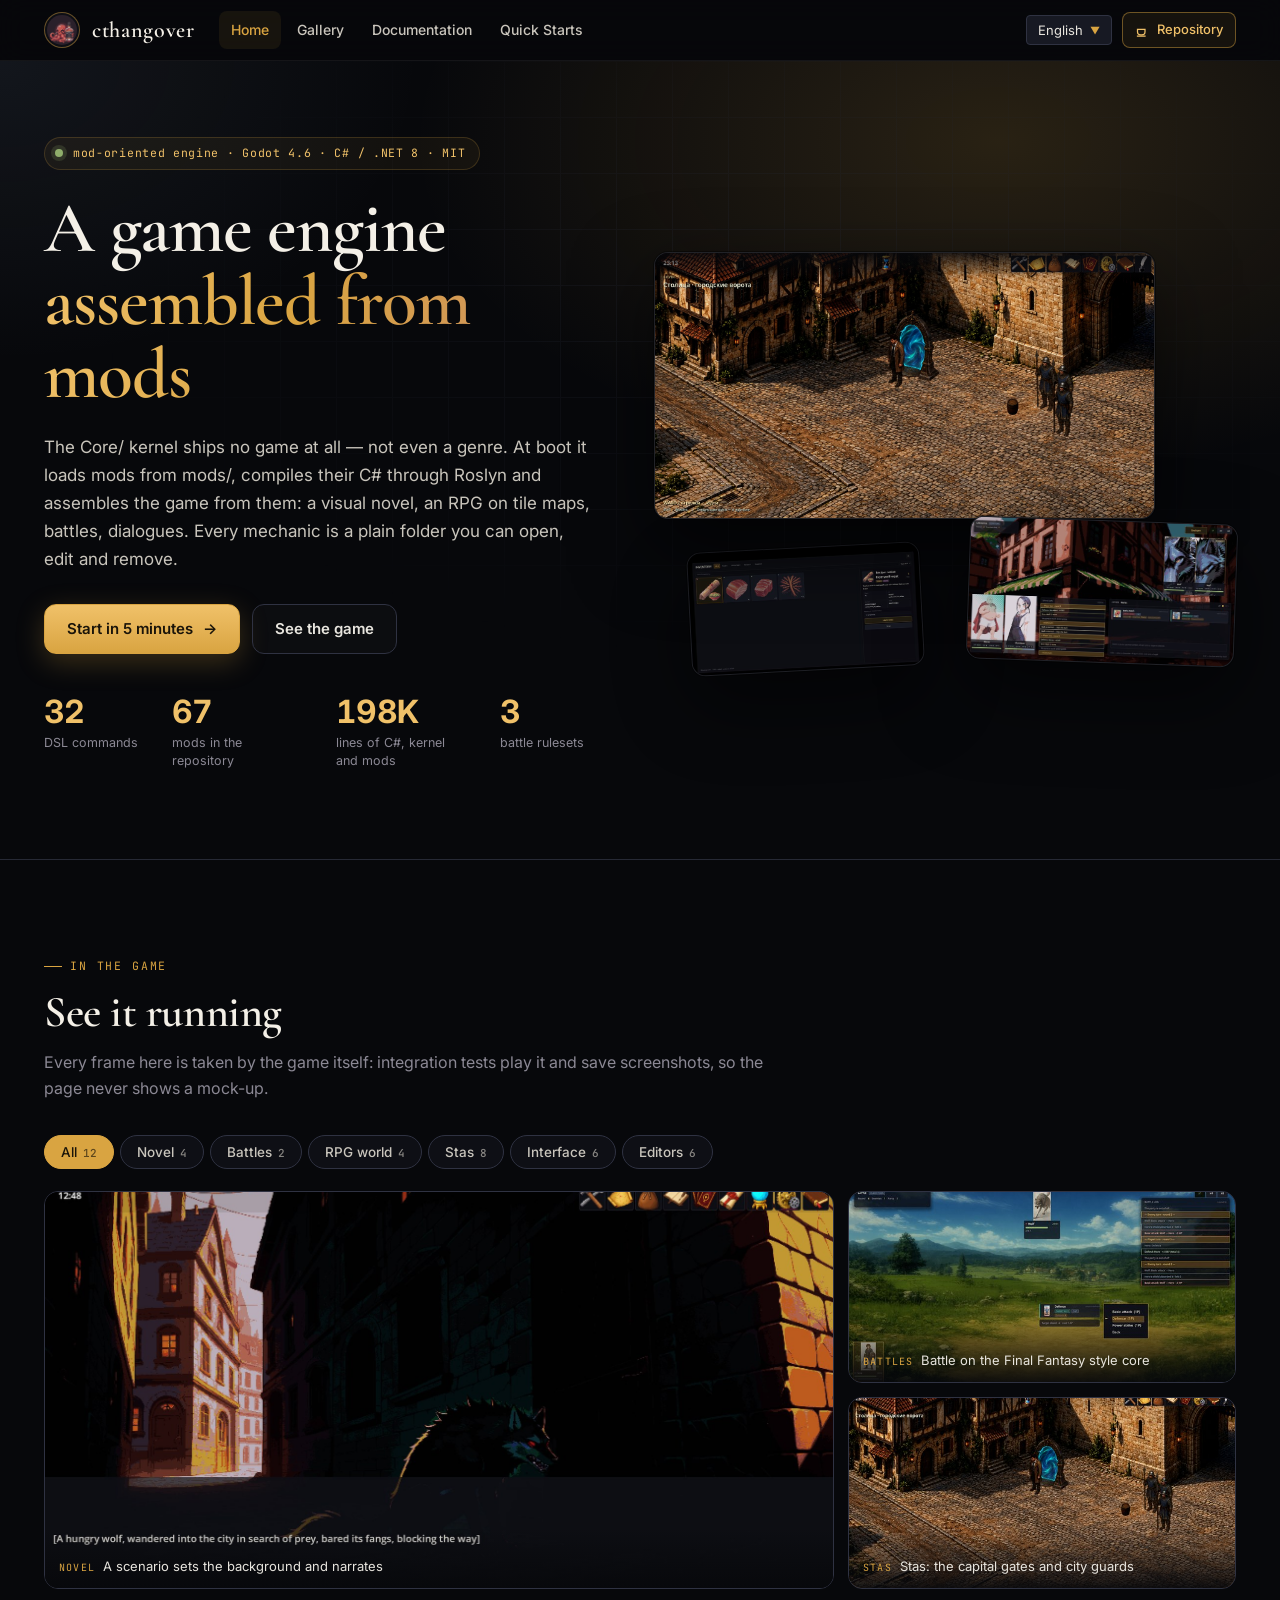
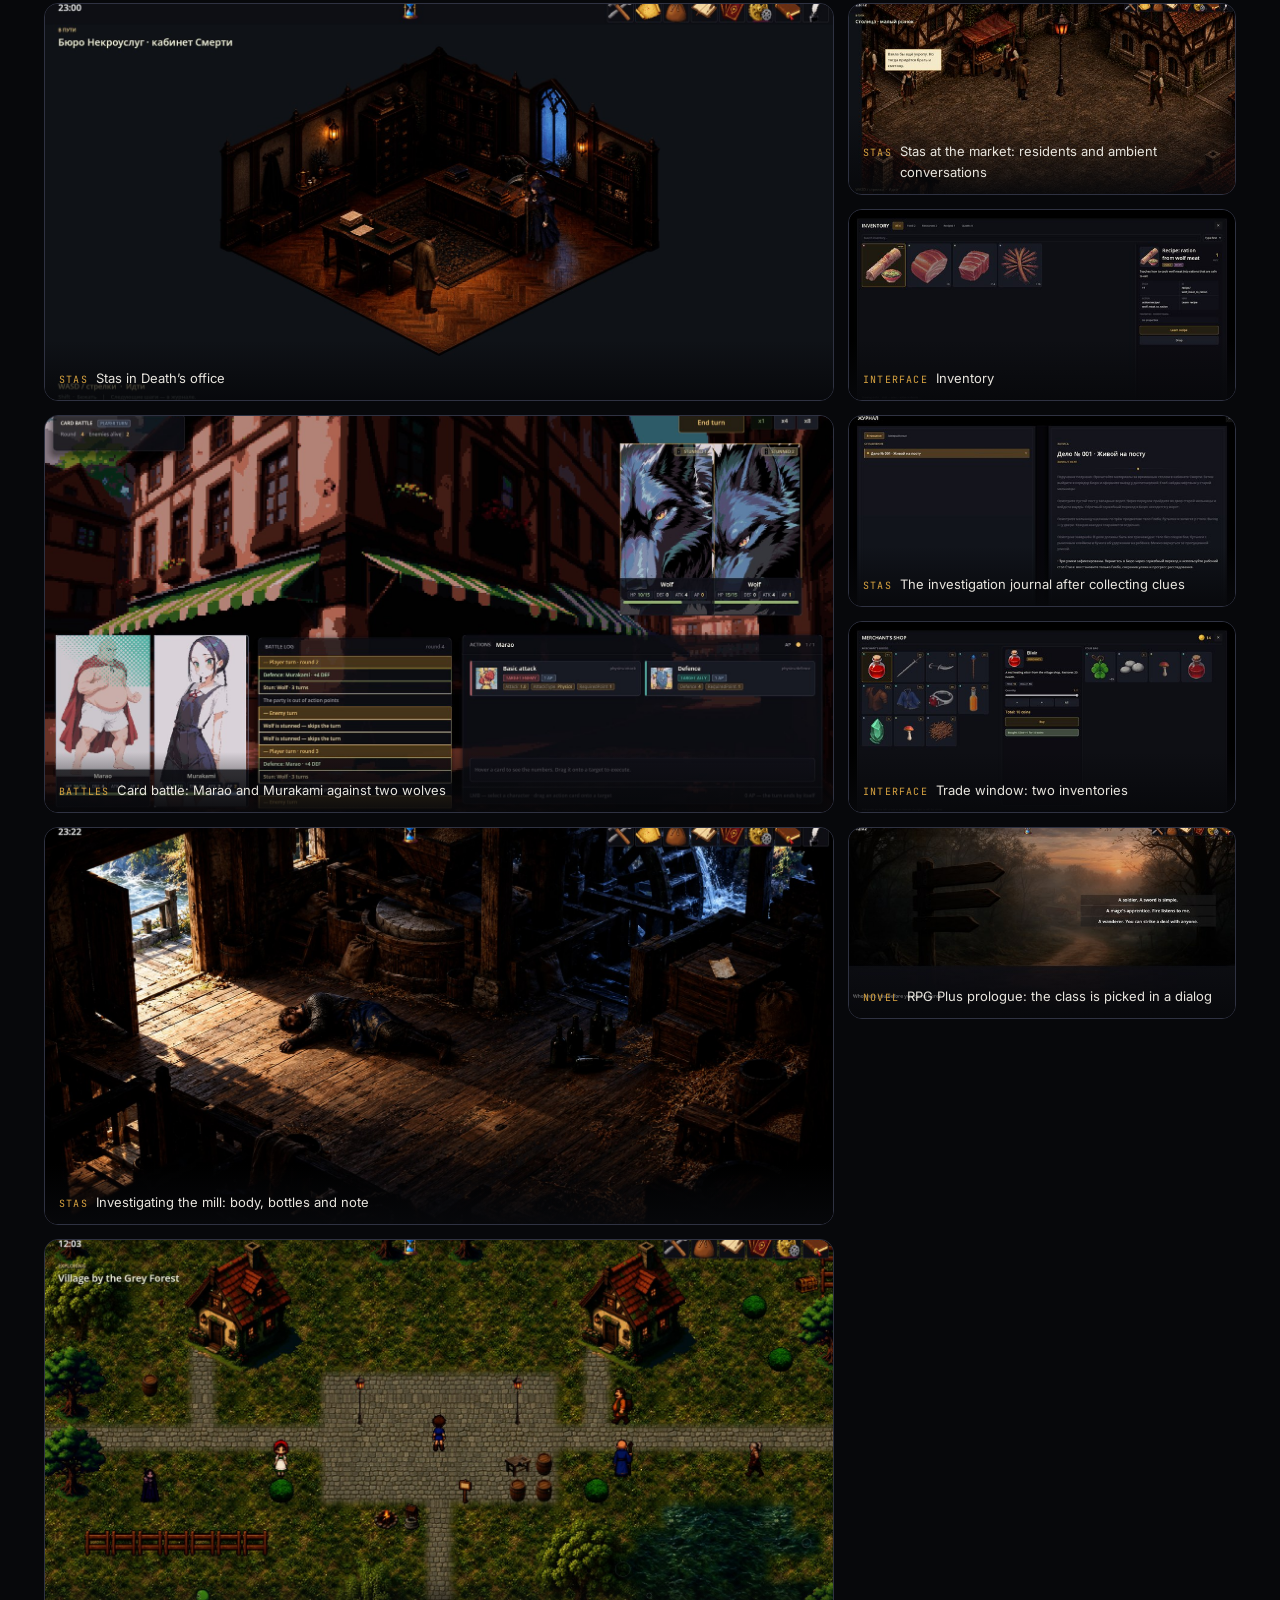
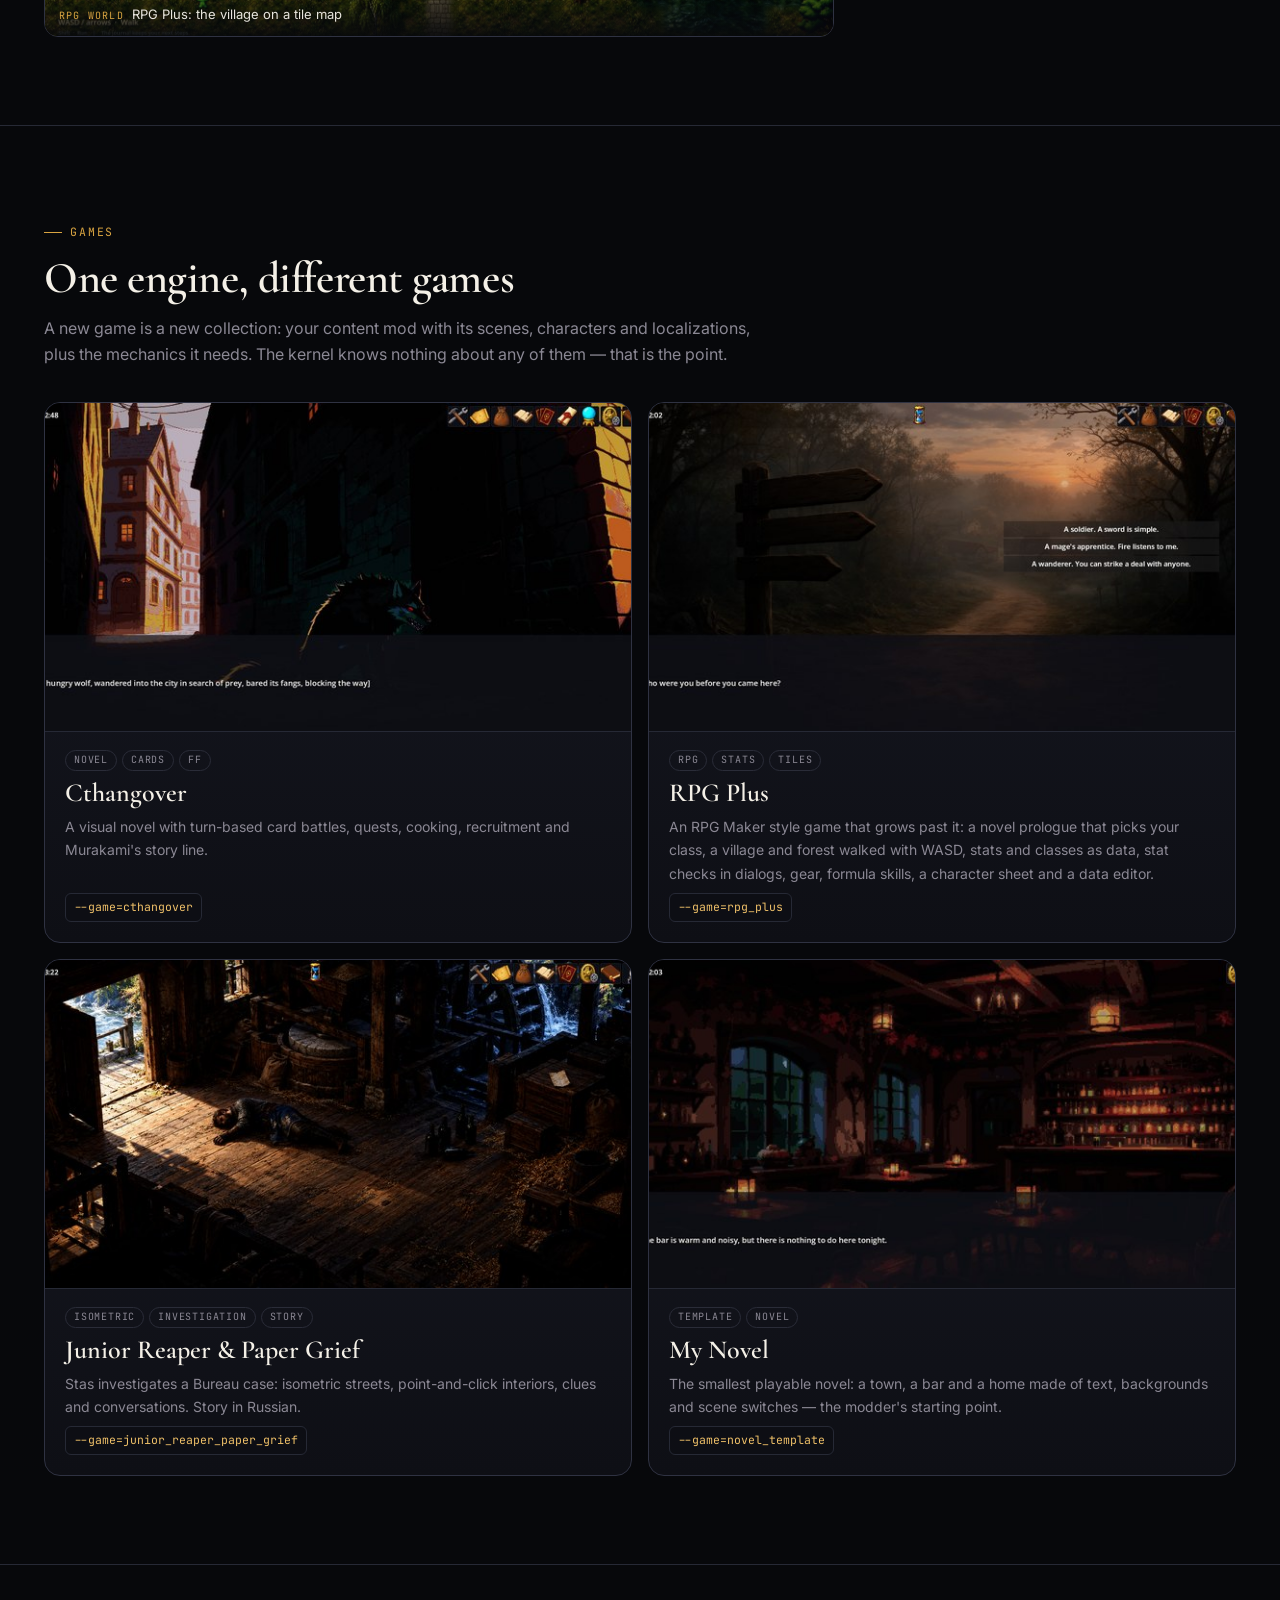
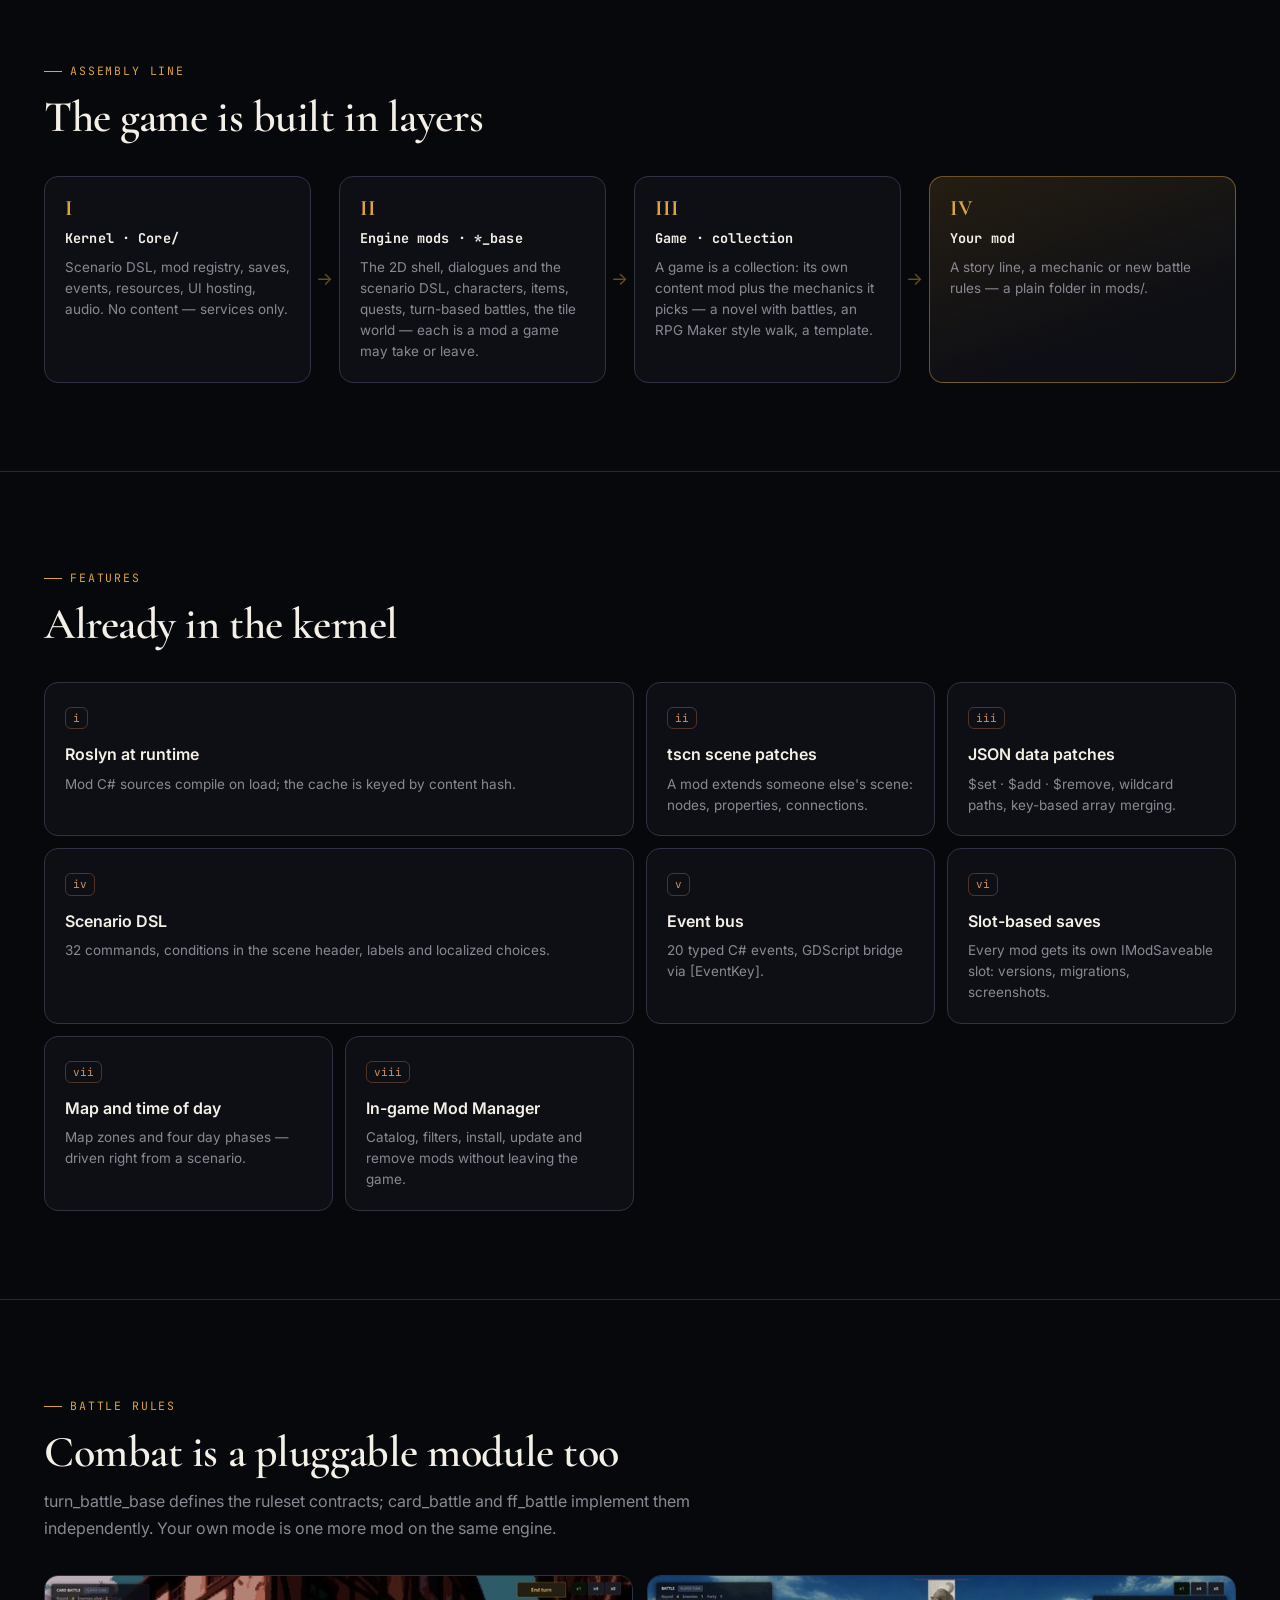
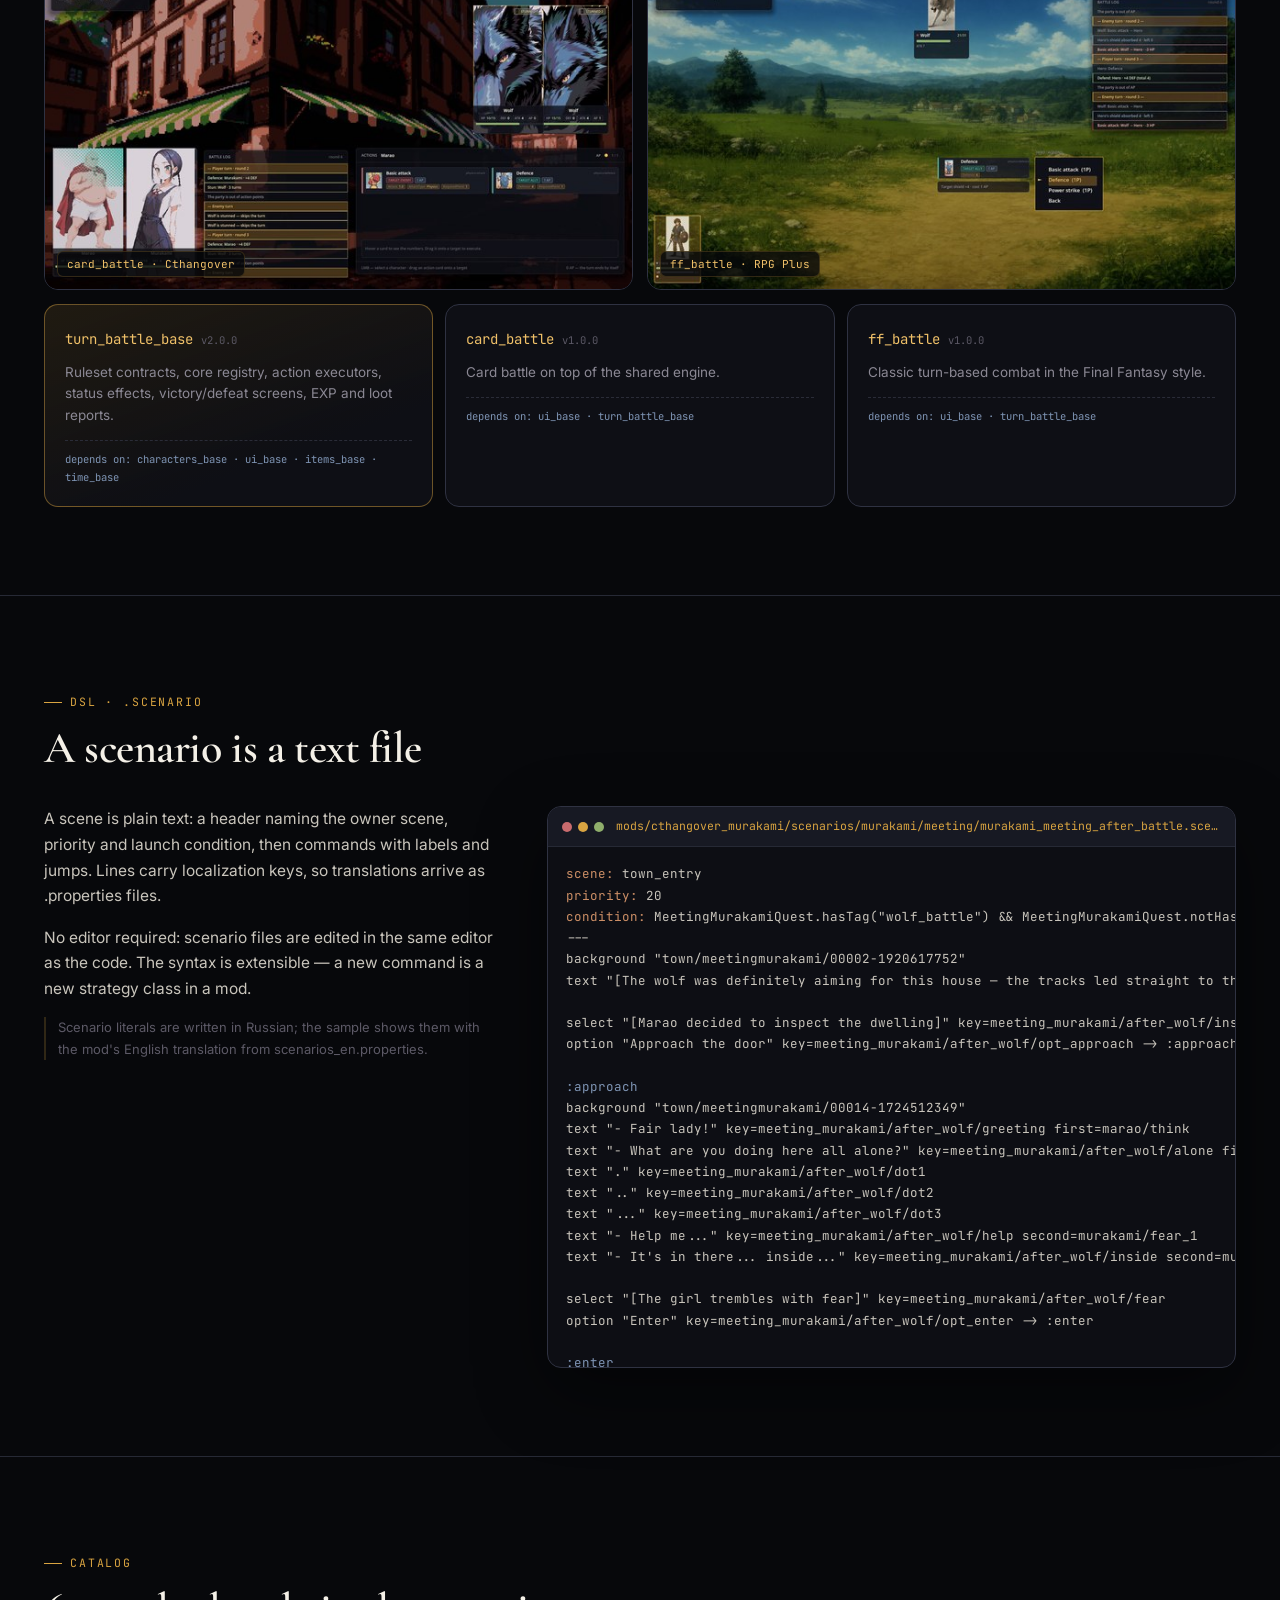
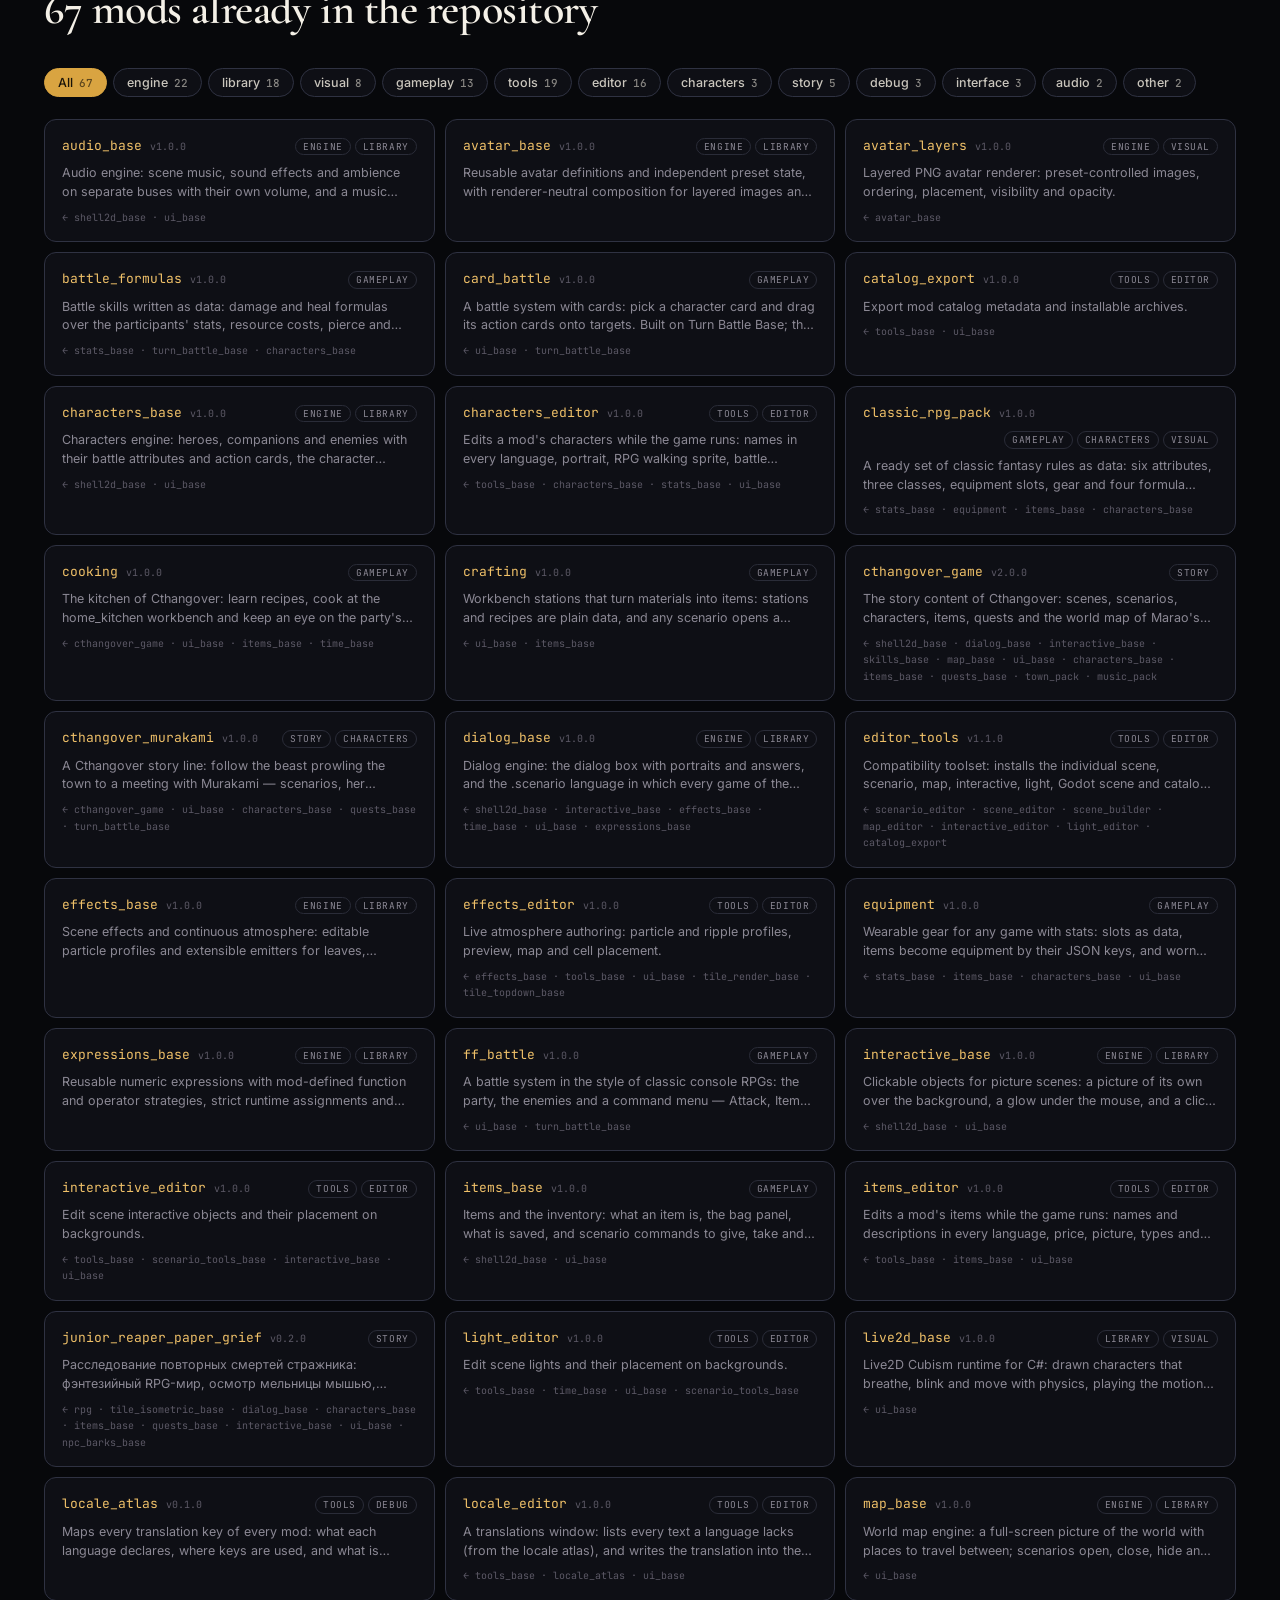
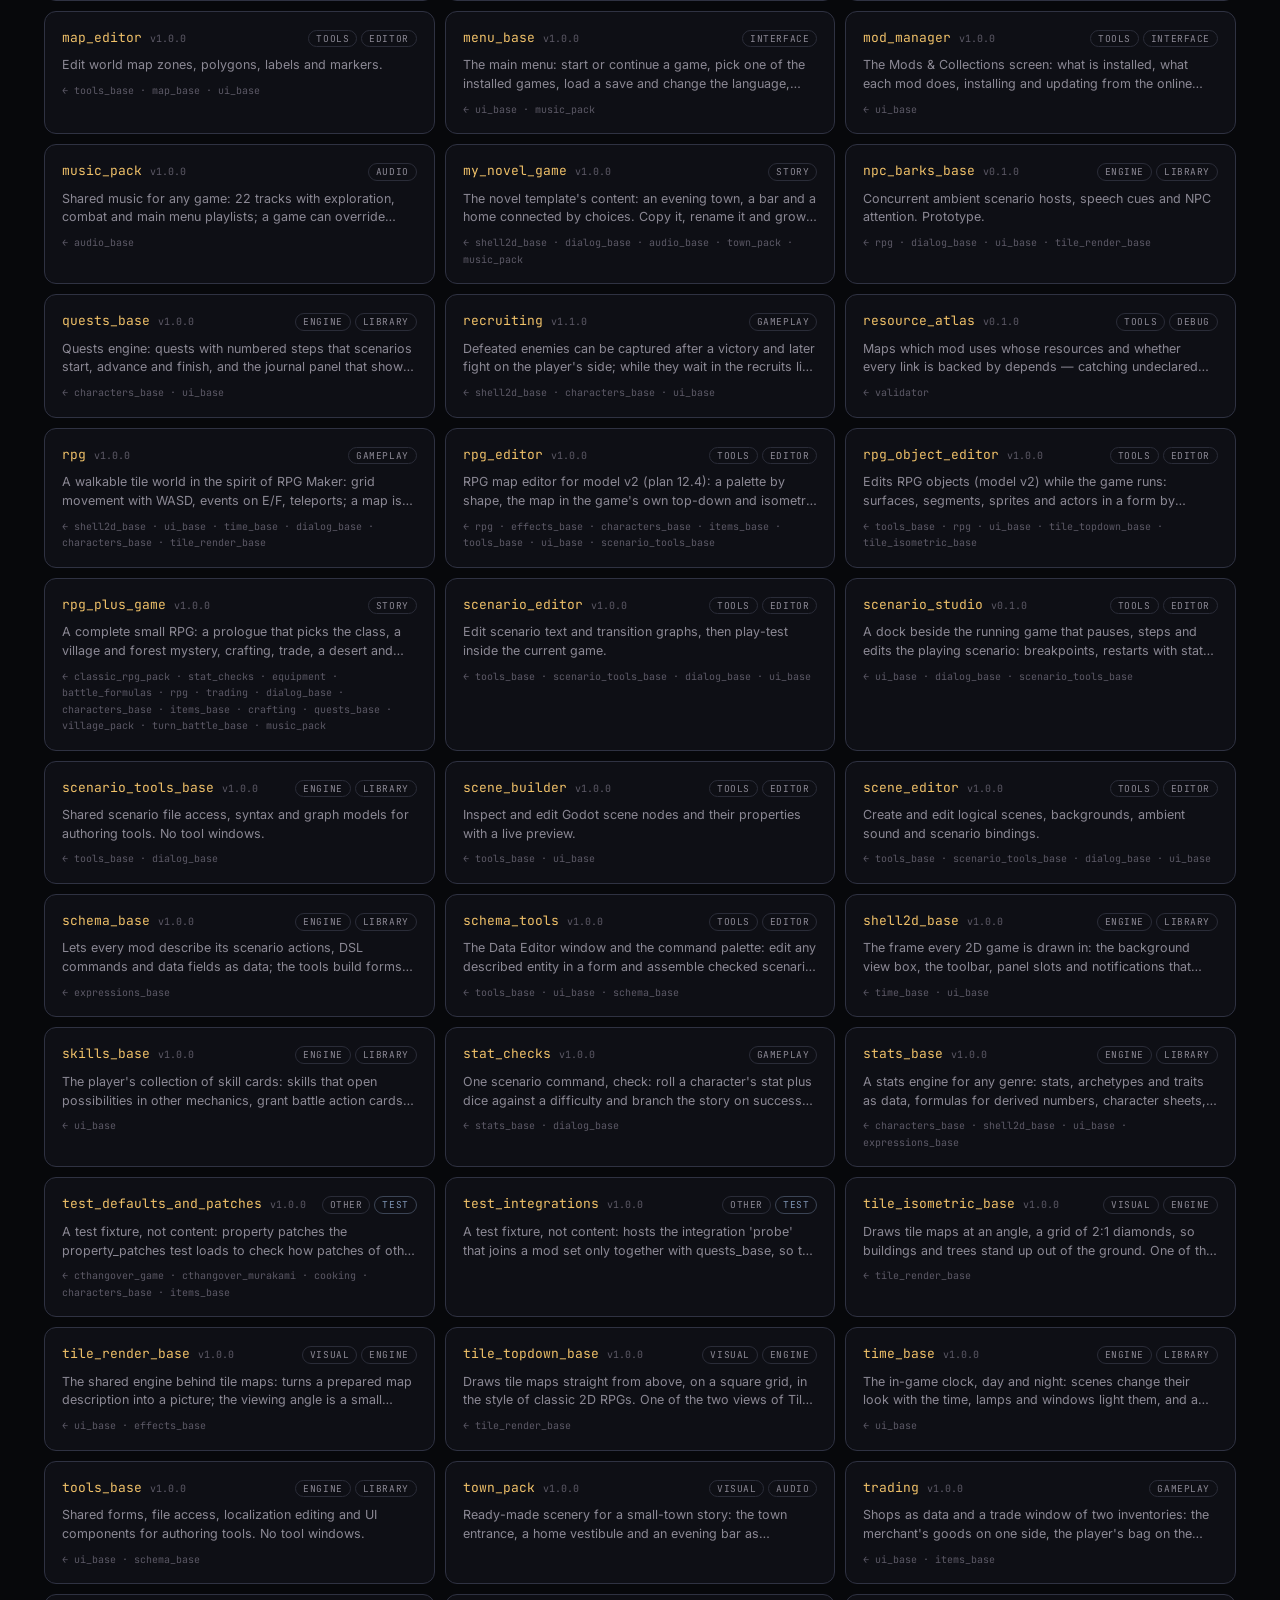
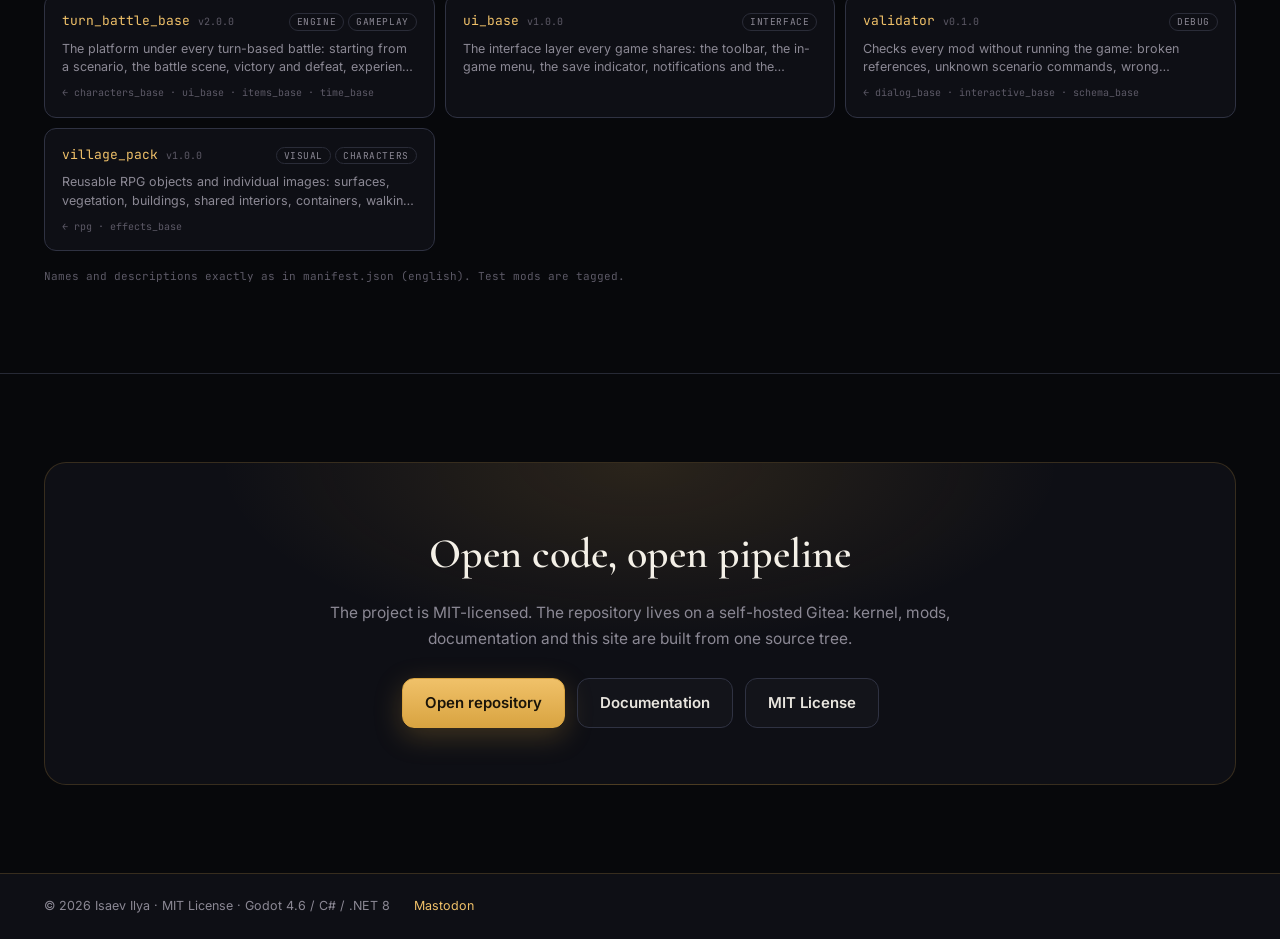
<file: index.html>
<!DOCTYPE html>
<html lang="en">

<head>
<meta charset="UTF-8">
<meta name="viewport" content="width=device-width, initial-scale=1.0">
<title>cthangover — a game engine assembled from mods</title>
<meta name="description" content="A resource-free C# kernel loads mods from mods/, compiles them with Roslyn and assembles the game at runtime — battle rules, dialogues, quests and the mod manager are all mods. Godot 4.6 · C# / .NET 8 · MIT.">
<link rel="canonical" href="https://cthangover.github.io/">
<meta property="og:type" content="website">
<meta property="og:title" content="cthangover — a game engine assembled from mods">
<meta property="og:description" content="A resource-free C# kernel assembles the game from mods at runtime: a visual novel, an RPG on tile maps, card and FF battles, in-game mod manager.">
<meta property="og:url" content="https://cthangover.github.io/">
<meta property="og:image" content="https://cthangover.github.io/img/shots/card_played__battle_round4.jpg?v=marao_retake_20261104T065313Z">
<meta name="twitter:card" content="summary_large_image">
<link rel="icon" href="favicon.ico" sizes="any">
<link rel="icon" type="image/png" href="img/favicon-32.png" sizes="32x32">
<link rel="icon" type="image/png" href="img/favicon-16.png" sizes="16x16">
<link rel="apple-touch-icon" href="img/apple-touch-icon.png">
<link rel="preconnect" href="https://fonts.googleapis.com">
<link rel="preconnect" href="https://fonts.gstatic.com" crossorigin>
<link rel="stylesheet" href="https://fonts.googleapis.com/css2?family=Cormorant+Garamond:wght@500;600;700&family=Inter:wght@400;500;600;700&family=JetBrains+Mono:wght@400;500&display=swap">
<link rel="stylesheet" href="css/style.css?v=20261104">
<script>document.documentElement.classList.add("js");</script>
</head>

<body class="home">

<header class="top">
  <div class="wrap hbar">
    <a class="brand" href="./">
      <img src="img/logo.png" alt="cthangover">
      <span class="name">cthangover</span>
    </a>
    <nav class="main">
      <a href="./" data-nav="home" data-i18n="nav_home">Home</a>
      <a href="#gallery" data-i18n="nav_gallery">Gallery</a>
      <a href="docs.html" data-nav="docs" data-i18n="nav_docs">Documentation</a>
      <a href="quickstart.html" data-nav="quickstart" data-i18n="nav_quickstart">Quick Starts</a>
    </nav>
    <div class="hright">
      <div class="langsel">
        <button id="langBtn" aria-haspopup="true"><span id="langCurName">English</span><span class="caret">▼</span></button>
        <div class="langmenu" id="langMenu"></div>
      </div>
      <a class="repobtn" href="https://github.com/cthangover/cthangover" target="_blank" rel="noopener">
        <svg width="15" height="15" viewBox="0 0 24 24" fill="none" stroke="currentColor" stroke-width="2"><path d="M4 10h12v4a5 5 0 0 1-5 5H9a5 5 0 0 1-5-5v-4z"/><path d="M3 21h14"/></svg>
        <span data-i18n="nav_repo">Repository</span>
      </a>
      <button class="nav-toggle" id="navToggle" aria-label="Menu"><span></span><span></span><span></span></button>
    </div>
  </div>
  <nav class="mobile-nav" id="mobileNav">
    <a href="./" data-nav="home" data-i18n="nav_home">Home</a>
    <a href="#gallery" data-i18n="nav_gallery">Gallery</a>
    <a href="docs.html" data-nav="docs" data-i18n="nav_docs">Documentation</a>
    <a href="quickstart.html" data-nav="quickstart" data-i18n="nav_quickstart">Quick Starts</a>
  </nav>
</header>

<section class="hero">
  <div class="hero-bg" aria-hidden="true"></div>
  <div class="wrap hero-grid">
    <div class="hero-text reveal">
      <div class="pill"><span class="dot"></span><span data-i18n="kicker">mod-oriented engine · Godot 4.6 · C# / .NET 8 · MIT</span></div>
      <h1 class="title"><span data-i18n="hero_h1a">A game engine</span> <span class="amp" data-i18n="hero_h1b">assembled from mods</span></h1>
      <p class="tagline" data-i18n="hero_tag">The Core/ kernel ships no game at all…</p>
      <div class="ctarow">
        <a class="btn btn-gold" href="quickstart.html"><span data-i18n="cta_start">Start in 5 minutes</span><span class="arr">→</span></a>
        <a class="btn btn-ghost" href="#gallery" data-i18n="cta_gallery">See the game</a>
      </div>
      <div class="stats">
        <div class="stat"><div class="n" id="statDsl">32</div><div class="l" data-i18n="st_dsl_l">DSL commands</div></div>
        <div class="stat"><div class="n" id="statMods">67</div><div class="l" data-i18n="st_mods_l">mods in the repository</div></div>
        <div class="stat"><div class="n" id="statLoc">198K</div><div class="l" data-i18n="st_loc_l">lines of C#, kernel and mods</div></div>
        <div class="stat"><div class="n" id="statBattle">3</div><div class="l" data-i18n="st_battle_l">battle rulesets</div></div>
      </div>
    </div>
    <div class="hero-shots reveal" aria-hidden="true">
      <figure class="hs hs-main"><img src="img/shots/stas_case__02_capital_gates.jpg?v=20261104" alt=""></figure>
      <figure class="hs hs-a"><img src="img/shots/card_played__battle_round4.thumb.jpg?v=marao_retake_20261104T065313Z" alt=""></figure>
      <figure class="hs hs-b"><img src="img/shots/site_shots__panel_inventory.thumb.jpg?v=20261104" alt=""></figure>
    </div>
  </div>
</section>

<section id="gallery">
  <div class="wrap">
    <div class="sechead reveal">
      <div class="cap" data-i18n="gal_cap">In the game</div>
      <h2 class="sec" data-i18n="gal_title">See it running</h2>
      <p class="sub" data-i18n="gal_sub">Every frame here is taken by the game itself…</p>
    </div>
    <div class="gtabs" id="galTabs" role="tablist"></div>
    <div class="gallery" id="gallery-grid"></div>
  </div>
</section>

<section>
  <div class="wrap">
    <div class="sechead reveal">
      <div class="cap" data-i18n="story_cap">Games</div>
      <h2 class="sec" data-i18n="story_title">One engine, different games</h2>
      <p class="sub" data-i18n="story_p2">A new game is a new collection…</p>
    </div>
    <div class="games">
      <article class="game reveal">
        <div class="gimg"><img src="img/shots/site_shots__novel_wolf.thumb.jpg?v=20261104" alt="Cthangover" loading="lazy"></div>
        <div class="gbody">
          <div class="gtags"><span>novel</span><span>cards</span><span>ff</span></div>
          <h3>Cthangover</h3>
          <p data-i18n="g_cth_d">A visual novel with turn-based battles…</p>
          <code>--game=cthangover</code>
        </div>
      </article>
      <article class="game reveal">
        <div class="gimg"><img src="img/shots/rpg_world__rpg_plus_prologue.thumb.jpg?v=20261104" alt="RPG Plus" loading="lazy"></div>
        <div class="gbody">
          <div class="gtags"><span>rpg</span><span>stats</span><span>tiles</span></div>
          <h3>RPG Plus</h3>
          <p data-i18n="g_rpg_d">An RPG Maker style game that grows past it…</p>
          <code>--game=rpg_plus</code>
        </div>
      </article>
      <article class="game reveal">
        <div class="gimg"><img src="img/shots/stas_case__04_mill_investigation.thumb.jpg?v=20261104" alt="Junior Reaper &amp; Paper Grief" loading="lazy"></div>
        <div class="gbody">
          <div class="gtags"><span>isometric</span><span>investigation</span><span>story</span></div>
          <h3>Junior Reaper &amp; Paper Grief</h3>
          <p data-i18n="g_stas_d">Stas investigates the Bureau’s first case: isometric streets, clues and conversations.</p>
          <code>--game=junior_reaper_paper_grief</code>
        </div>
      </article>
      <article class="game reveal">
        <div class="gimg"><img src="img/shots/novel_template__bar.thumb.jpg?v=20261104" alt="My Novel" loading="lazy"></div>
        <div class="gbody">
          <div class="gtags"><span>template</span><span>novel</span></div>
          <h3>My Novel</h3>
          <p data-i18n="g_nov_d">The smallest playable novel…</p>
          <code>--game=novel_template</code>
        </div>
      </article>
    </div>
  </div>
</section>

<section>
  <div class="wrap">
    <div class="sechead reveal">
      <div class="cap" data-i18n="arch_cap">Assembly line</div>
      <h2 class="sec" data-i18n="arch_title">The game is built in layers</h2>
    </div>
    <div class="layers" id="layers"></div>
  </div>
</section>

<section>
  <div class="wrap">
    <div class="sechead reveal">
      <div class="cap" data-i18n="feat_cap">Features</div>
      <h2 class="sec" data-i18n="feat_title">Already in the kernel</h2>
    </div>
    <div class="tiles" id="tiles"></div>
  </div>
</section>

<section>
  <div class="wrap">
    <div class="sechead reveal">
      <div class="cap" data-i18n="battle_cap">Battle rules</div>
      <h2 class="sec" data-i18n="battle_title">Combat is a pluggable module too</h2>
      <p class="sub" data-i18n="battle_desc">turn_battle_base defines the ruleset contracts…</p>
    </div>
    <div class="battleshots reveal">
      <figure><img src="img/shots/card_played__battle_round4.thumb.jpg?v=marao_retake_20261104T065313Z" alt="card_battle" loading="lazy"><figcaption>card_battle · Cthangover</figcaption></figure>
      <figure><img src="img/shots/ff_played__battle_round4.thumb.jpg?v=20261104" alt="ff_battle" loading="lazy"><figcaption>ff_battle · RPG Plus</figcaption></figure>
    </div>
    <div class="bgrid" id="battleGrid"></div>
  </div>
</section>

<section>
  <div class="wrap">
    <div class="sechead reveal">
      <div class="cap" data-i18n="dsl_cap">DSL · .scenario</div>
      <h2 class="sec" data-i18n="dsl_title">A scenario is a text file</h2>
    </div>
    <div class="dslgrid">
      <div class="reveal">
        <p data-i18n="dsl_p1">A scene is plain text…</p>
        <p data-i18n="dsl_p2">No editor required…</p>
        <p class="dsl-note" data-i18n="dsl_p3">Shown with the English translation…</p>
      </div>
      <div class="codebox reveal">
        <div class="cbar"><span class="dots"><i></i><i></i><i></i></span><span class="fn" id="dslFile">mods/cthangover_murakami/scenarios/…</span></div>
        <pre id="dslCode"></pre>
      </div>
    </div>
  </div>
</section>

<section>
  <div class="wrap">
    <div class="sechead reveal">
      <div class="cap" data-i18n="mods_cap">Catalog</div>
      <h2 class="sec" id="modsTitle">67 mods already in the repository</h2>
    </div>
    <div class="gtabs small" id="modTabs"></div>
    <div class="modgrid" id="modGrid"></div>
    <div class="mods-note" data-i18n="mods_note">Names and descriptions exactly as in manifest.json (english). Test mods are tagged.</div>
  </div>
</section>

<section class="cta">
  <div class="wrap">
    <div class="cta-card reveal">
      <h2 data-i18n="cta_title">Open code, open pipeline</h2>
      <p data-i18n="cta_p">The project is MIT-licensed…</p>
      <div class="row">
        <a class="btn btn-gold" href="https://github.com/cthangover/cthangover" target="_blank" rel="noopener" data-i18n="cta_repo">Open repository</a>
        <a class="btn btn-ghost" href="docs.html" data-i18n="cta_docs">Documentation</a>
        <a class="btn btn-ghost" href="https://github.com/cthangover/cthangover/blob/master/LICENSE" target="_blank" rel="noopener" data-i18n="cta_license">MIT License</a>
      </div>
    </div>
  </div>
</section>

<footer>
  <div class="wrap fgrid">
    <span>© 2026 Isaev Ilya · <span data-i18n="license">MIT License</span> · Godot 4.6 / C# / .NET 8</span>
	<a rel="me" href="https://mastodon.gamedev.place/@cthangover">Mastodon</a>
  </div>
</footer>

<div class="lightbox" id="lightbox" hidden>
  <button class="lb-close" id="lbClose" aria-label="Close">✕</button>
  <button class="lb-nav lb-prev" id="lbPrev" aria-label="Previous">‹</button>
  <figure><img id="lbImg" alt=""><figcaption id="lbCap"></figcaption></figure>
  <button class="lb-nav lb-next" id="lbNext" aria-label="Next">›</button>
</div>

<script src="js/i18n.js?v=20261104"></script>
<script src="js/main.js?v=4c42bb56bc76"></script>
</body>
</html>
</file>
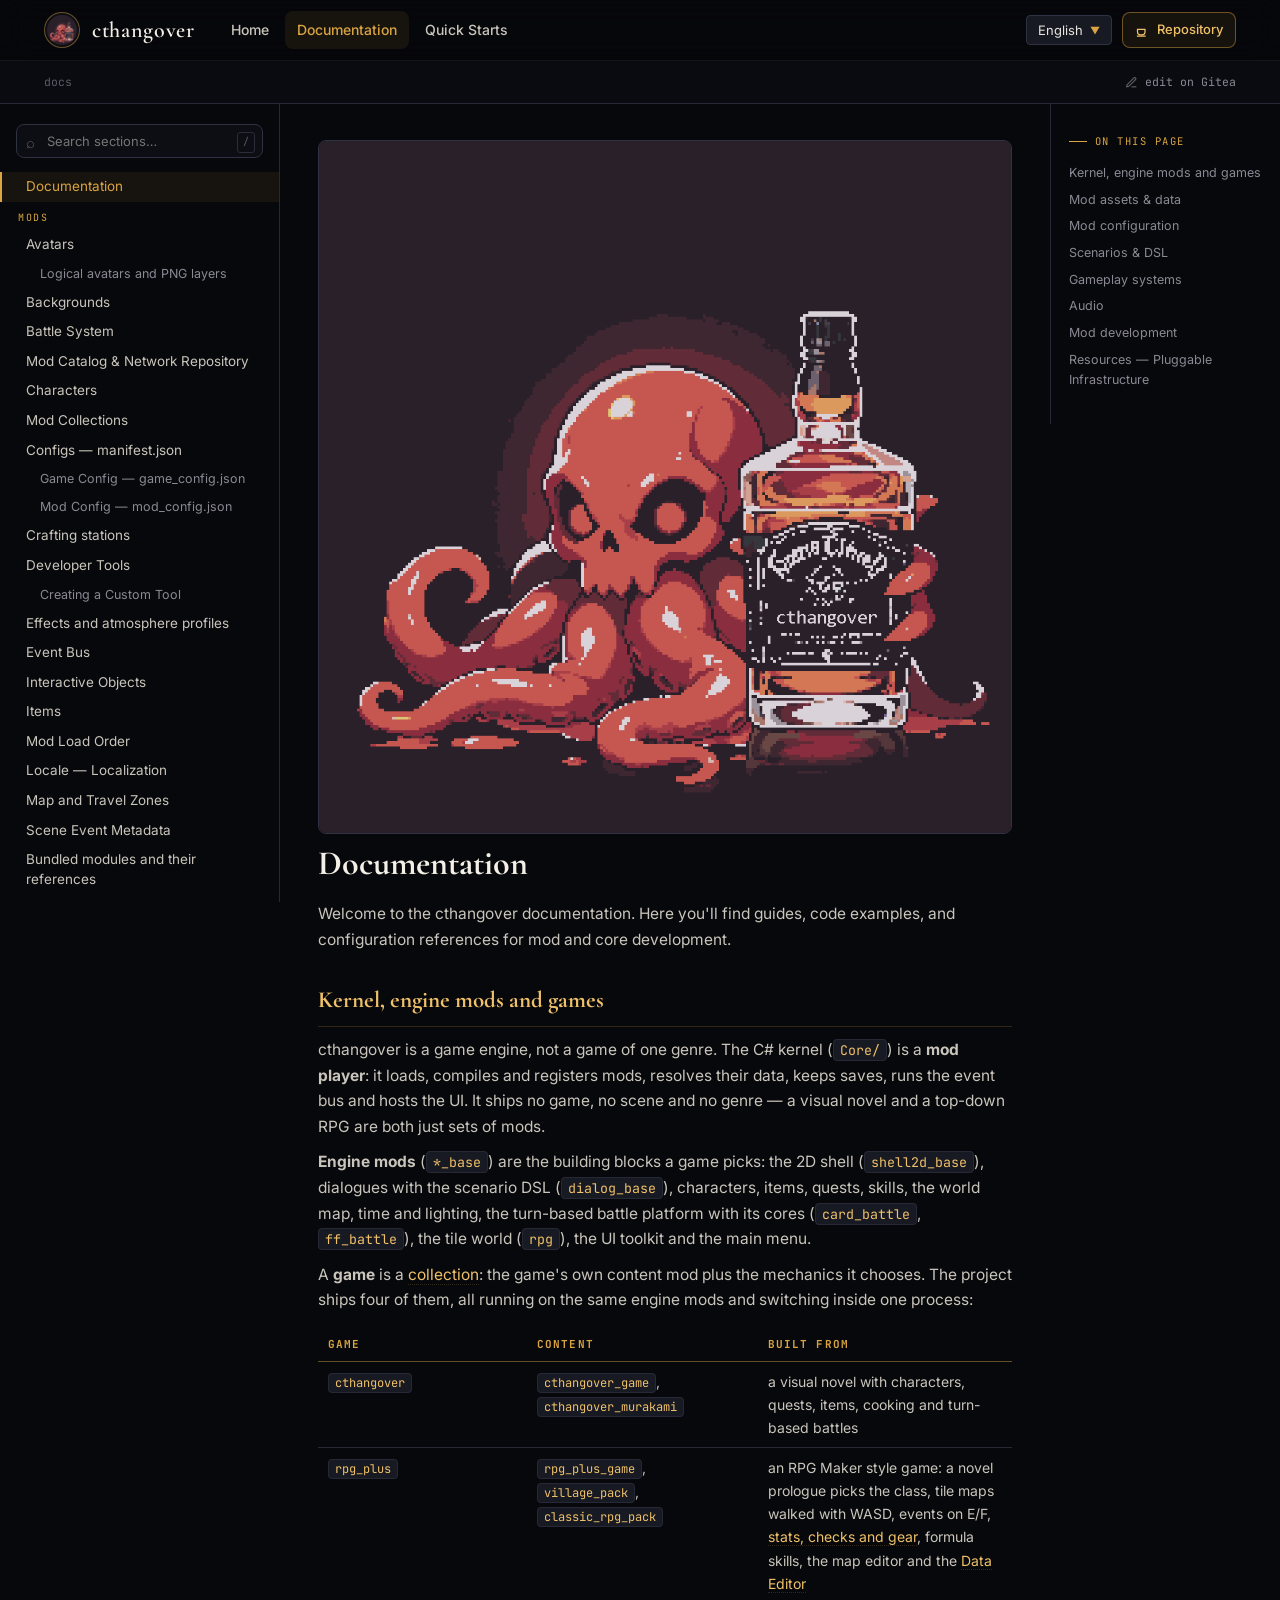
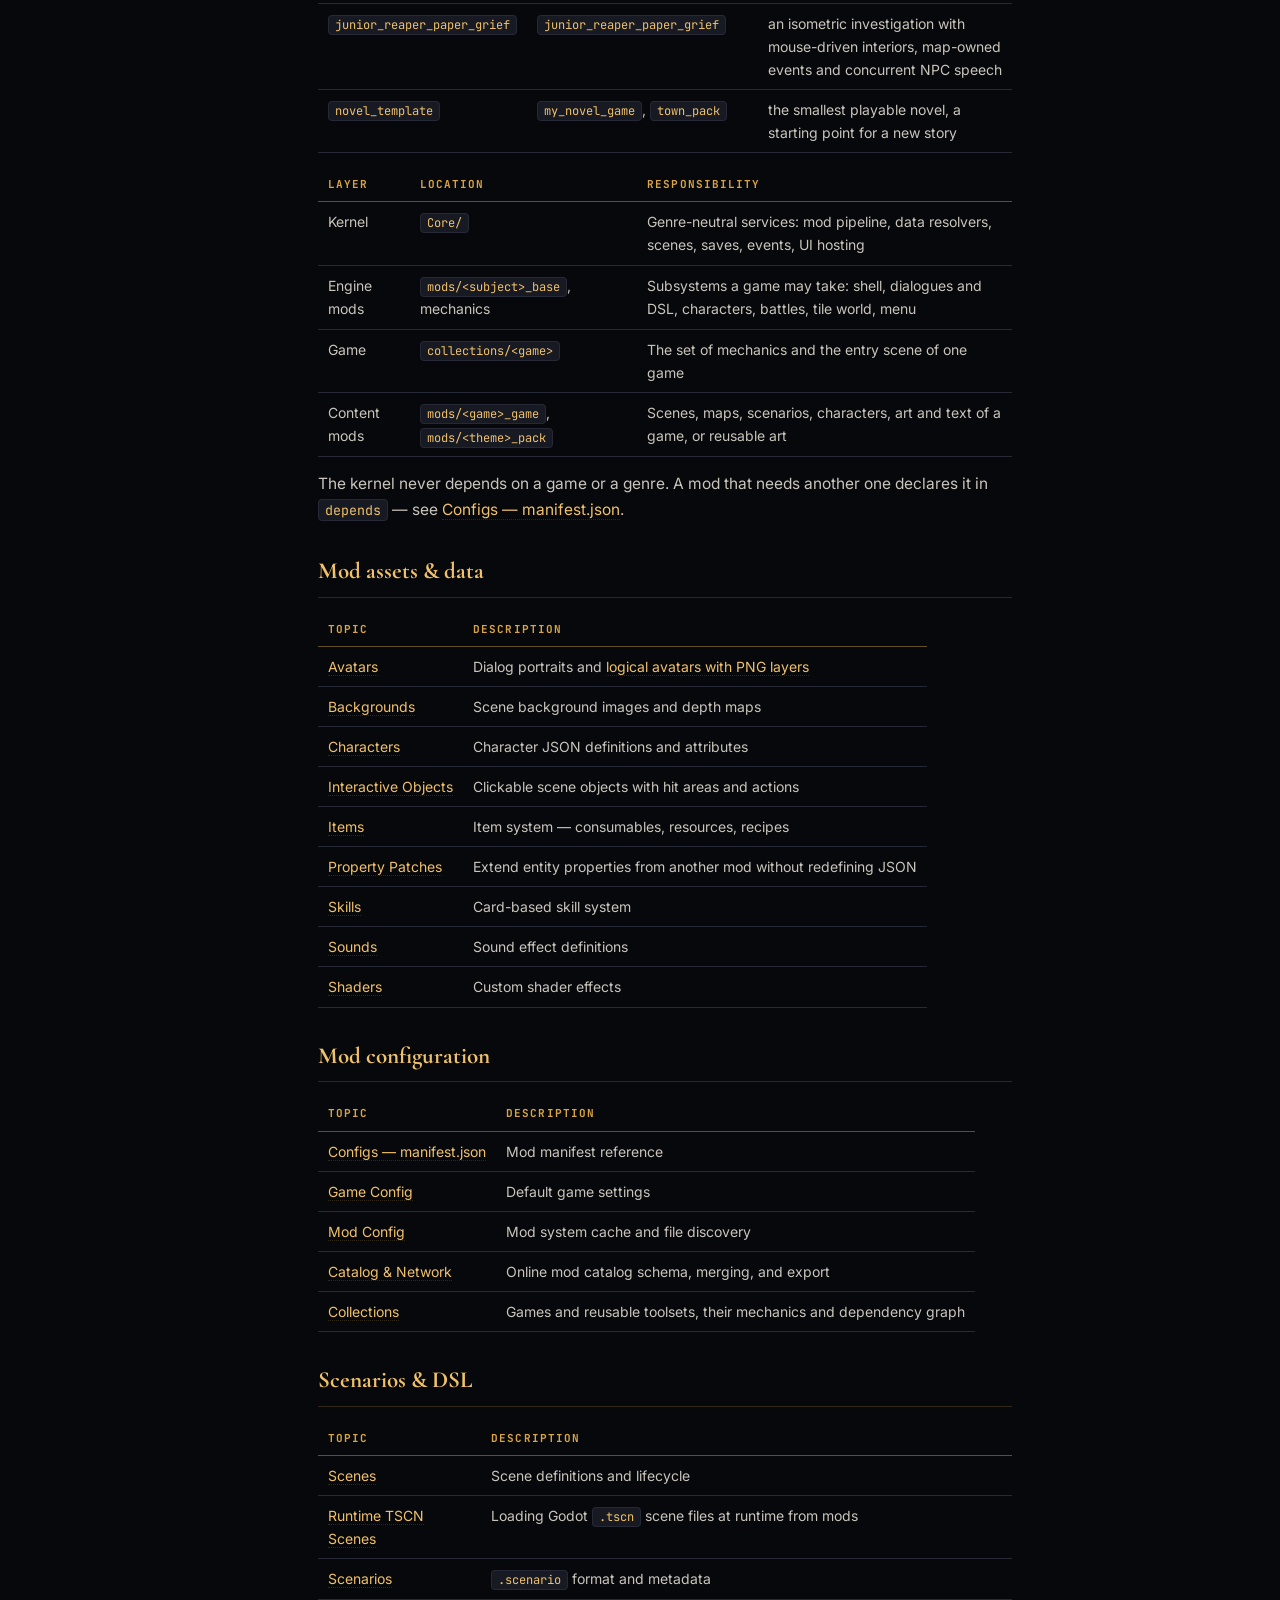
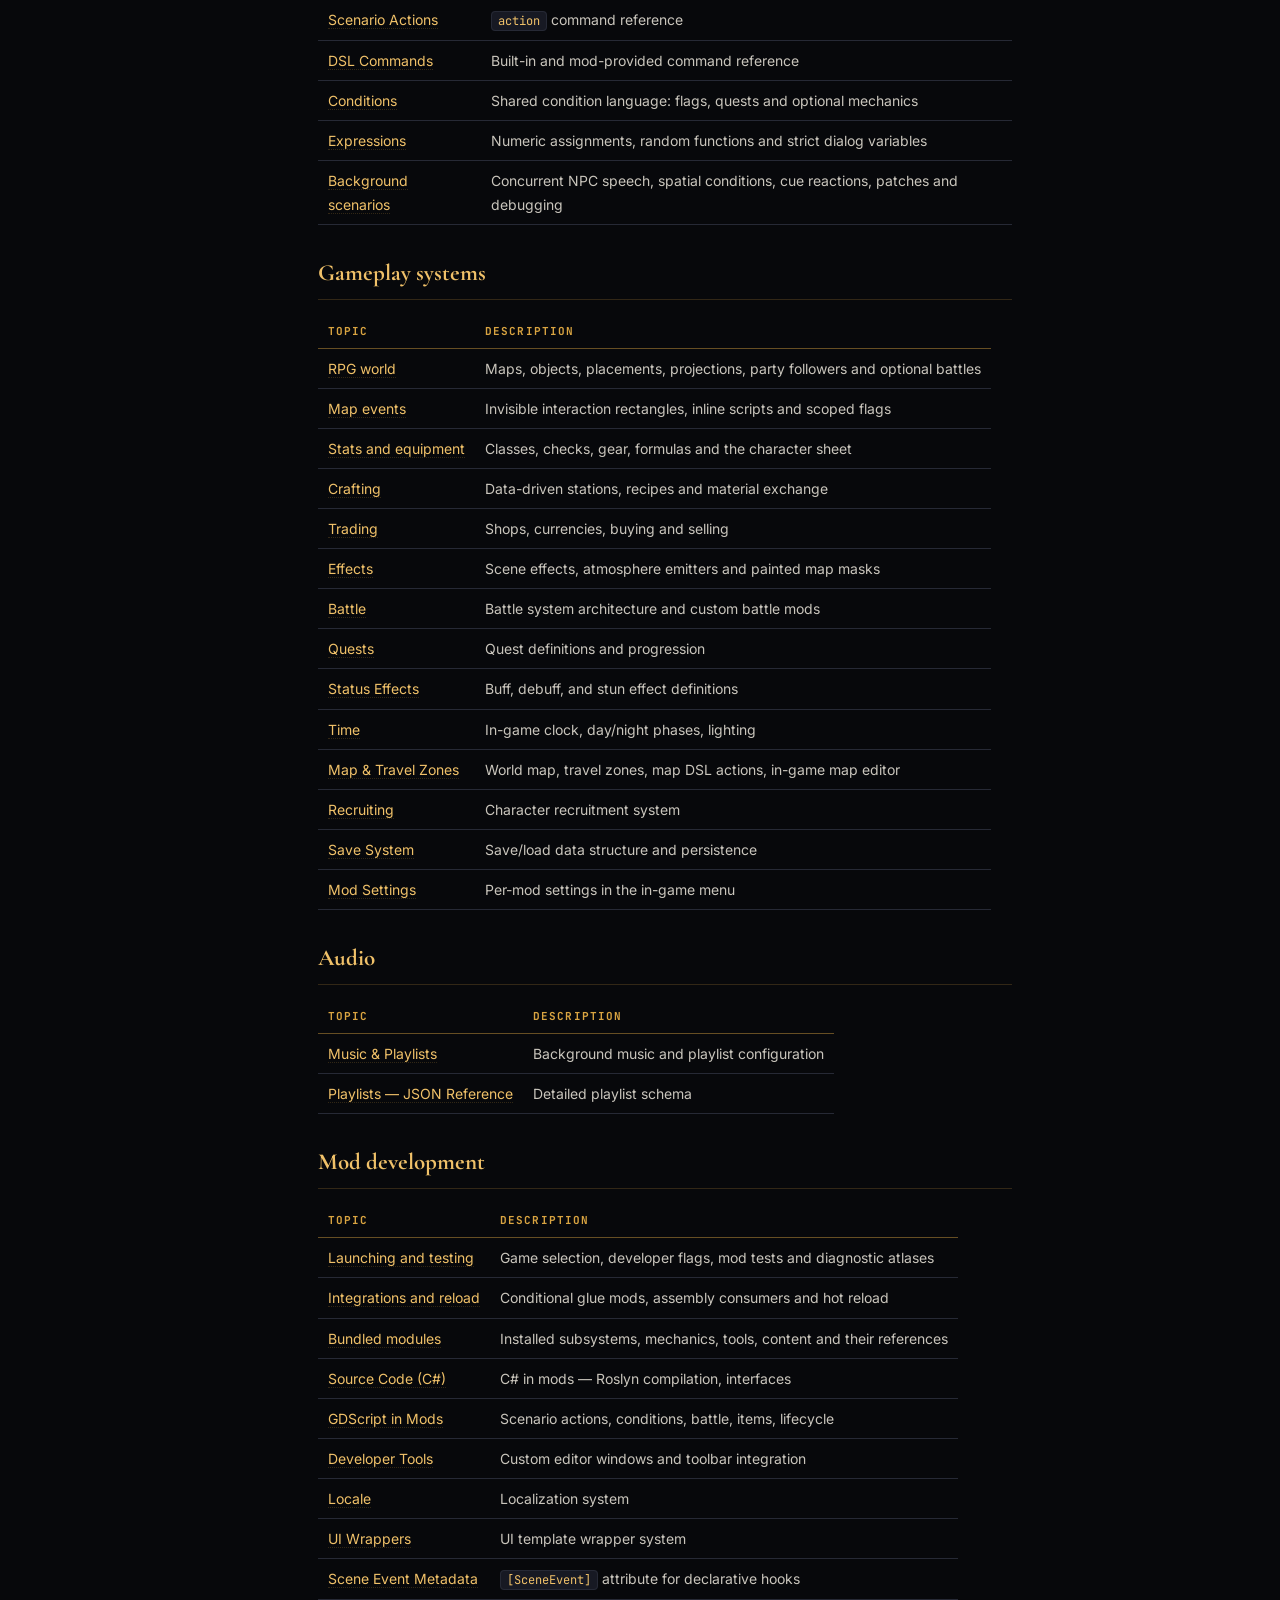
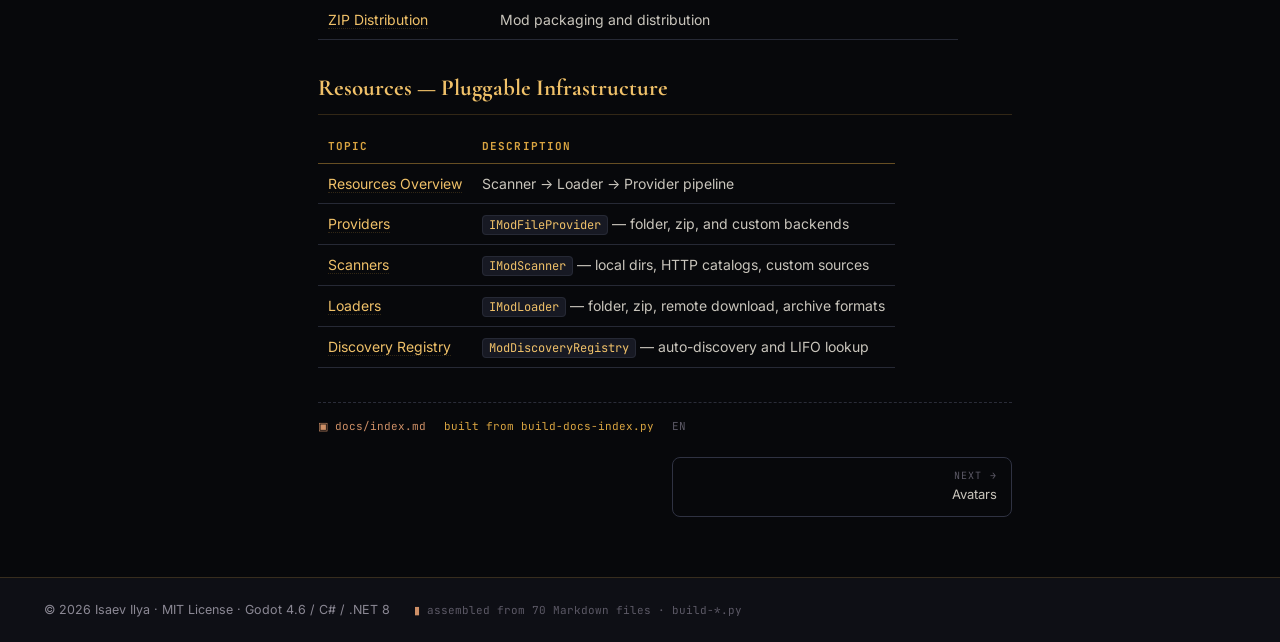
<file: docs.html>
<!DOCTYPE html>
<html lang="en">

<head>
<meta charset="UTF-8">
<meta name="viewport" content="width=device-width, initial-scale=1.0">
<title>Documentation — cthangover</title>
<meta name="description" content="cthangover documentation: mod structure, scenario DSL, JSON patches, saves, events — generated from docs/*.md.">
<link rel="canonical" href="https://cthangover.github.io/docs.html">
<meta property="og:type" content="article">
<meta property="og:title" content="Documentation — cthangover">
<meta property="og:url" content="https://cthangover.github.io/docs.html">
<link rel="icon" href="favicon.ico" sizes="any">
<link rel="icon" type="image/png" href="img/favicon-32.png" sizes="32x32">
<link rel="icon" type="image/png" href="img/favicon-16.png" sizes="16x16">
<link rel="apple-touch-icon" href="img/apple-touch-icon.png">
<link rel="preconnect" href="https://fonts.googleapis.com">
<link rel="preconnect" href="https://fonts.gstatic.com" crossorigin>
<link rel="stylesheet" href="https://fonts.googleapis.com/css2?family=Cormorant+Garamond:wght@500;600;700&family=Inter:wght@400;500;600;700&family=JetBrains+Mono:wght@400;500&display=swap">
<link rel="stylesheet" href="css/highlight-theme.css">
<link rel="stylesheet" href="css/style.css">
</head>

<body>

<header class="top">
  <div class="wrap hbar">
    <a class="brand" href="./">
      <img src="img/logo.png" alt="cthangover">
      <span class="name">cthangover</span>
    </a>
    <nav class="main">
      <a href="./" data-nav="home" data-i18n="nav_home">Home</a>
      <a href="docs.html" data-nav="docs" data-i18n="nav_docs">Documentation</a>
      <a href="quickstart.html" data-nav="quickstart" data-i18n="nav_quickstart">Quick Starts</a>
    </nav>
    <div class="hright">
      <div class="langsel">
        <button id="langBtn" aria-haspopup="true"><span id="langCurName">English</span><span class="caret">▼</span></button>
        <div class="langmenu" id="langMenu"></div>
      </div>
      <a class="repobtn" href="https://github.com/cthangover/cthangover" target="_blank" rel="noopener">
        <svg width="15" height="15" viewBox="0 0 24 24" fill="none" stroke="currentColor" stroke-width="2"><path d="M4 10h12v4a5 5 0 0 1-5 5H9a5 5 0 0 1-5-5v-4z"/><path d="M3 21h14"/></svg>
        <span data-i18n="nav_repo">Repository</span>
      </a>
      <button class="nav-toggle" id="navToggle" aria-label="Menu"><span></span><span></span><span></span></button>
    </div>
  </div>
  <nav class="mobile-nav" id="mobileNav">
    <a href="./" data-nav="home" data-i18n="nav_home">Home</a>
    <a href="docs.html" data-nav="docs" data-i18n="nav_docs">Documentation</a>
    <a href="quickstart.html" data-nav="quickstart" data-i18n="nav_quickstart">Quick Starts</a>
  </nav>
</header>

<div class="subbar">
  <div class="wrap">
    <button class="side-toggle" id="sideToggle" aria-controls="docsSide" aria-expanded="false"><span class="caret">☰</span> <span data-i18n="docs_sections">Sections</span></button>
    <span class="crumbs" id="crumbs">docs</span>
    <a class="git" id="gitLink" href="https://github.com/cthangover/cthangover/tree/master/site/docs" target="_blank" rel="noopener">
      <svg width="13" height="13" viewBox="0 0 24 24" fill="none" stroke="currentColor" stroke-width="2"><path d="M12 20h9"/><path d="M16.5 3.5a2.1 2.1 0 0 1 3 3L7 19l-4 1 1-4z"/></svg>
      <span data-i18n="on_git">edit on Gitea</span>
    </a>
  </div>
</div>

<div class="ws">
  <aside class="side" id="docsSide">
    <div class="search">
      <input id="docsSearch" type="text" autocomplete="off" data-i18n-ph="search_ph" placeholder="Search sections…">
      <button class="clear" id="searchClear" aria-label="Clear">×</button>
      <kbd>/</kbd>
    </div>
    <nav class="tree" id="docsTree"></nav>
    <div class="hint" data-i18n="docs_here">Documentation is English-first…</div>
  </aside>

  <div class="main-col">
    <article class="article prose" id="docs-content"></article>
    <div class="dmeta" id="docMeta"></div>
    <div class="pager">
      <a href="#" class="prev" id="pagerPrev"><span class="dir">← <span data-i18n="prev">Previous</span></span><span id="pagerPrevT"></span></a>
      <a href="#" class="next" id="pagerNext"><span class="dir"><span data-i18n="next">Next</span> →</span><span id="pagerNextT"></span></a>
    </div>
  </div>

  <aside class="toc">
    <div class="cap" data-i18n="toc">On this page</div>
    <div id="tocBody"></div>
  </aside>
</div>

<footer>
  <div class="wrap fgrid">
    <span>© 2026 Isaev Ilya · <span data-i18n="license">MIT License</span> · Godot 4.6 / C# / .NET 8</span>
    <span class="build"><b>▮</b> <span data-i18n="built_by">assembled from</span> <span id="builtFileCount">70</span> <span data-i18n="md_files">Markdown files</span> · build-*.py</span>
  </div>
</footer>

<script src="js/vendor/highlight.min.js"></script>
<script src="js/vendor/hljs-scenario.js"></script>
<script src="js/vendor/hljs-gdscript.js"></script>
<script src="js/vendor/hljs-filestree.js"></script>
<script src="js/vendor/hljs-glsl.js"></script>
<script src="js/vendor/hljs-jsonc.js"></script>
<script src="js/vendor/marked.min.js"></script>
<script src="js/vendor/mermaid.min.js" defer></script>
<script src="js/i18n.js"></script>
<script src="js/render.js"></script>
<script src="js/docs.js"></script>
</body>
</html>
</file>
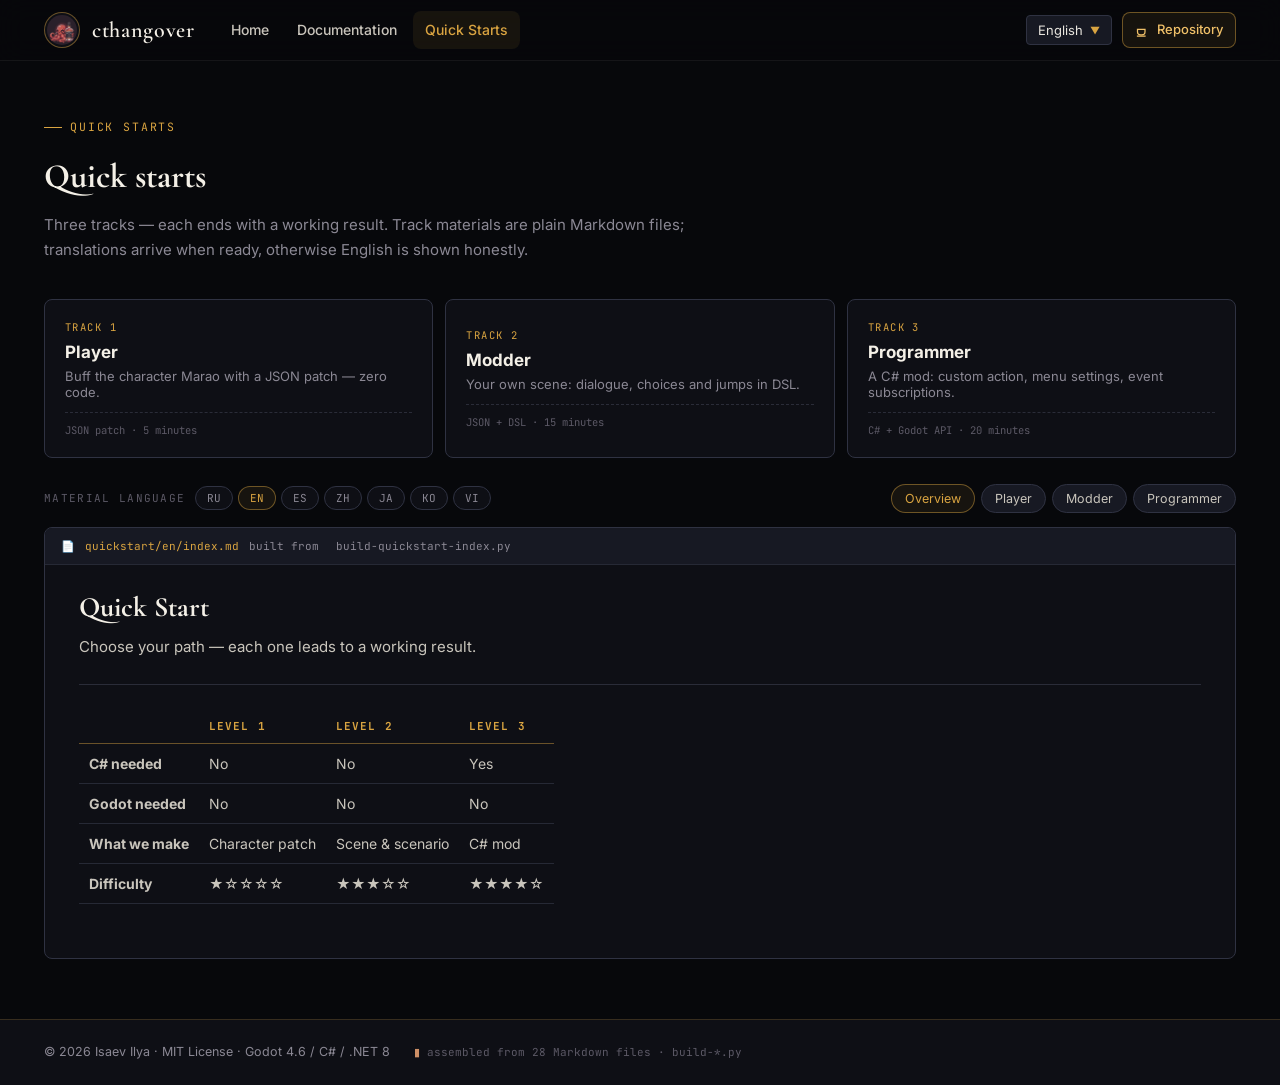
<file: quickstart.html>
<!DOCTYPE html>
<html lang="en">

<head>
<meta charset="UTF-8">
<meta name="viewport" content="width=device-width, initial-scale=1.0">
<title>Quick Starts — cthangover</title>
<meta name="description" content="Three quick start tracks for cthangover: patch a character with JSON, build a DSL scene, write a C# mod — available in 7 languages.">
<link rel="canonical" href="https://cthangover.github.io/quickstart.html">
<meta property="og:type" content="article">
<meta property="og:title" content="Quick Starts — cthangover">
<meta property="og:url" content="https://cthangover.github.io/quickstart.html">
<link rel="icon" href="favicon.ico" sizes="any">
<link rel="icon" type="image/png" href="img/favicon-32.png" sizes="32x32">
<link rel="icon" type="image/png" href="img/favicon-16.png" sizes="16x16">
<link rel="apple-touch-icon" href="img/apple-touch-icon.png">
<link rel="preconnect" href="https://fonts.googleapis.com">
<link rel="preconnect" href="https://fonts.gstatic.com" crossorigin>
<link rel="stylesheet" href="https://fonts.googleapis.com/css2?family=Cormorant+Garamond:wght@500;600;700&family=Inter:wght@400;500;600;700&family=JetBrains+Mono:wght@400;500&display=swap">
<link rel="stylesheet" href="css/highlight-theme.css">
<link rel="stylesheet" href="css/style.css">
</head>

<body>

<header class="top">
  <div class="wrap hbar">
    <a class="brand" href="./">
      <img src="img/logo.png" alt="cthangover">
      <span class="name">cthangover</span>
    </a>
    <nav class="main">
      <a href="./" data-nav="home" data-i18n="nav_home">Home</a>
      <a href="docs.html" data-nav="docs" data-i18n="nav_docs">Documentation</a>
      <a href="quickstart.html" data-nav="quickstart" data-i18n="nav_quickstart">Quick Starts</a>
    </nav>
    <div class="hright">
      <div class="langsel">
        <button id="langBtn" aria-haspopup="true"><span id="langCurName">English</span><span class="caret">▼</span></button>
        <div class="langmenu" id="langMenu"></div>
      </div>
      <a class="repobtn" href="https://github.com/cthangover/cthangover" target="_blank" rel="noopener">
        <svg width="15" height="15" viewBox="0 0 24 24" fill="none" stroke="currentColor" stroke-width="2"><path d="M4 10h12v4a5 5 0 0 1-5 5H9a5 5 0 0 1-5-5v-4z"/><path d="M3 21h14"/></svg>
        <span data-i18n="nav_repo">Repository</span>
      </a>
      <button class="nav-toggle" id="navToggle" aria-label="Menu"><span></span><span></span><span></span></button>
    </div>
  </div>
  <nav class="mobile-nav" id="mobileNav">
    <a href="./" data-nav="home" data-i18n="nav_home">Home</a>
    <a href="docs.html" data-nav="docs" data-i18n="nav_docs">Documentation</a>
    <a href="quickstart.html" data-nav="quickstart" data-i18n="nav_quickstart">Quick Starts</a>
  </nav>
</header>

<section class="intro">
  <div class="wrap">
    <div class="cap" data-i18n="nav_quickstart">Quick Starts</div>
    <h1 data-i18n="qs_title">Quick starts</h1>
    <p class="sub" data-i18n="qs_sub">Three tracks — each ends with a working result…</p>
  </div>
</section>

<div class="wrap">
  <div class="tracks">
    <button class="track" data-tab="player">
      <div class="lvl" data-i18n="qs_l1k">Track 1</div>
      <h3 data-i18n="qs_l1t">Player</h3>
      <p data-i18n="qs_l1d">Buff the character with a JSON patch — zero code.</p>
      <div class="tm" data-i18n="qs_m1">JSON patch · 5 minutes</div>
    </button>
    <button class="track" data-tab="modder">
      <div class="lvl" data-i18n="qs_l2k">Track 2</div>
      <h3 data-i18n="qs_l2t">Modder</h3>
      <p data-i18n="qs_l2d">Your own scene: dialogue, choices and jumps in DSL.</p>
      <div class="tm" data-i18n="qs_m2">JSON + DSL · 15 minutes</div>
    </button>
    <button class="track" data-tab="programmer">
      <div class="lvl" data-i18n="qs_l3k">Track 3</div>
      <h3 data-i18n="qs_l3t">Programmer</h3>
      <p data-i18n="qs_l3d">A C# mod: custom action, menu settings, event subscriptions.</p>
      <div class="tm" data-i18n="qs_m3">C# + Godot API · 20 minutes</div>
    </button>
  </div>

  <div class="controls">
    <span class="lbl" data-i18n="qs_lang">Material language</span>
    <div class="pills" id="qsPills"></div>
    <div class="qtabs" id="qsTabs">
      <button data-tab="index" class="on" data-i18n="qs_overview">Overview</button>
      <button data-tab="player" data-i18n="qs_l1t">Player</button>
      <button data-tab="modder" data-i18n="qs_l2t">Modder</button>
      <button data-tab="programmer" data-i18n="qs_l3t">Programmer</button>
    </div>
  </div>

  <div class="panel">
    <div class="bar">
      📄 <span class="file" id="qsFile">quickstart/en/index.md</span>
      <span data-i18n="built_from">built from</span>&nbsp;build-quickstart-index.py
      <span class="fallback" id="qsFallback" style="display:none" data-i18n="fallback_note">material shown in English</span>
    </div>
    <div class="qs-content prose" id="qsContent"></div>
  </div>
</div>

<footer>
  <div class="wrap fgrid">
    <span>© 2026 Isaev Ilya · <span data-i18n="license">MIT License</span> · Godot 4.6 / C# / .NET 8</span>
    <span class="build"><b>▮</b> <span data-i18n="built_by">assembled from</span> <span id="builtFileCount">28</span> <span data-i18n="md_files">Markdown files</span> · build-*.py</span>
  </div>
</footer>

<script src="js/vendor/highlight.min.js"></script>
<script src="js/vendor/hljs-scenario.js"></script>
<script src="js/vendor/hljs-gdscript.js"></script>
<script src="js/vendor/hljs-filestree.js"></script>
<script src="js/vendor/hljs-jsonc.js"></script>
<script src="js/vendor/marked.min.js"></script>
<script src="js/i18n.js"></script>
<script src="js/render.js"></script>
<script src="js/quickstart.js"></script>
</body>
</html>
</file>
<file: css/style.css>
/* ============================================================
   cthangover — «Кодекс»: графит + золото
   Общий стиль для index.html / docs.html / quickstart.html
   Токены согласованы с игровым UI (mockups/style_guide/tokens.css)
   ============================================================ */

:root{
  --bg:#07080b; --surface:#0e0f15; --surface2:#171923; --well:#0d0e14;
  --line:#2a2c38; --line-soft:#262935; --line-card:#2f3242;
  --ink:#e8e5de; --bright:#f4f0e7; --body:#c9c5bc; --muted:#8b8894; --faint:#5c5966;
  --gold:#d9a441; --gold-bright:#f0c169; --gold-hover:#ffe1a0;
  --gold-soft:rgba(217,164,65,.08); --gold-line:rgba(217,164,65,.45); --gold-line-weak:rgba(217,164,65,.2);
  --seal:#a2603f; --seal-text:#cd8f66; --blue:#7f95b5; --green:#8fae6b; --red:#c96b6e;
  --r:8px; --font:"Inter",system-ui,-apple-system,"Segoe UI",Roboto,Arial,sans-serif;
  --display:"Cormorant Garamond","Palatino Linotype","Book Antiqua",Georgia,serif;
  --mono:"JetBrains Mono",Consolas,"Cascadia Mono",monospace;
  --header-h:60px;
}

*,*::before,*::after{box-sizing:border-box;margin:0;padding:0}
html{scroll-behavior:smooth;scroll-padding-top:110px}
body{background:var(--bg);color:var(--ink);font-family:var(--font);line-height:1.65;-webkit-font-smoothing:antialiased}
img{max-width:100%;display:block}
a{color:var(--gold-bright);text-decoration:none}
a:hover{color:var(--gold-hover)}
::selection{background:rgba(217,164,65,.25)}
.wrap{max-width:1240px;margin:0 auto;padding:0 24px}

/* ---------------- header ---------------- */
header.top{position:sticky;top:0;z-index:50;background:rgba(7,8,11,.72);backdrop-filter:saturate(140%) blur(14px);-webkit-backdrop-filter:saturate(140%) blur(14px);border-bottom:1px solid rgba(255,255,255,.06)}
.hbar{display:flex;align-items:center;gap:18px;height:var(--header-h)}
.brand{display:flex;align-items:center;gap:12px;color:var(--bright)}
.brand img{width:36px;height:36px;border:1px solid var(--gold-line);border-radius:50%;padding:2px;background:var(--surface)}
.brand .name{font-family:var(--display);font-weight:600;font-size:22px;letter-spacing:.03em}
nav.main{display:flex;gap:4px;margin-left:6px}
nav.main a{color:var(--body);font-size:14px;font-weight:500;padding:7px 12px;border-radius:8px}
nav.main a:hover{color:var(--gold-bright);background:var(--surface2)}
nav.main a.on{color:var(--gold);background:var(--gold-soft)}
.hright{margin-left:auto;display:flex;align-items:center;gap:10px}
.langsel{position:relative}
.langsel>button{display:flex;align-items:center;gap:7px;background:var(--surface2);color:var(--ink);border:1px solid var(--line-card);border-radius:4px;padding:6px 11px;font-size:13px;cursor:pointer;font-family:var(--font)}
.langsel>button:hover{border-color:var(--gold-line)}
.langsel .caret{color:var(--gold);font-size:10px}
.langmenu{position:absolute;right:0;top:calc(100% + 6px);min-width:185px;background:var(--surface2);border:1px solid var(--line-card);border-radius:6px;padding:4px;display:none;box-shadow:0 18px 50px rgba(0,0,0,.6);z-index:60}
.langmenu.open{display:block}
.langmenu button{display:flex;width:100%;justify-content:space-between;align-items:center;background:none;border:0;color:var(--body);padding:7px 10px;font-size:13px;border-radius:4px;cursor:pointer;text-align:left;font-family:var(--font)}
.langmenu button:hover{background:var(--surface);color:var(--gold-bright)}
.langmenu button.sel{color:var(--gold)}
.langmenu .code{font-family:var(--mono);font-size:10px;color:var(--faint);border:1px solid var(--line);border-radius:3px;padding:0 5px}
.langmenu button.sel .code{color:var(--gold);border-color:var(--gold-line-weak)}
.repobtn{display:flex;align-items:center;gap:7px;background:var(--gold-soft);border:1px solid var(--gold-line);color:var(--gold-bright);font-size:13px;font-weight:500;padding:6px 12px;border-radius:8px}
.repobtn:hover{background:rgba(217,164,65,.14);color:var(--gold-hover)}
.nav-toggle{display:none;margin-left:auto;background:none;border:1px solid var(--line-card);border-radius:5px;width:38px;height:34px;cursor:pointer;flex-direction:column;align-items:center;justify-content:center;gap:4px}
.nav-toggle span{display:block;width:16px;height:2px;background:var(--body);border-radius:2px}

/* mobile nav panel */
.mobile-nav{display:none;border-bottom:1px solid var(--line-soft);background:var(--surface);padding:8px 16px 12px}
.mobile-nav.open{display:block}
.mobile-nav a{display:block;color:var(--body);font-size:14.5px;padding:9px 6px;border-bottom:1px dashed var(--line-soft)}
.mobile-nav a:last-child{border-bottom:0}
.mobile-nav a.on{color:var(--gold)}

/* ---------------- footer ---------------- */
footer{border-top:1px solid var(--gold-line-weak);background:var(--surface);padding:22px 0;font-size:12.5px;color:var(--muted)}
footer .fgrid{display:flex;flex-wrap:wrap;gap:8px 24px;align-items:center}
footer .build{font-family:var(--mono);font-size:11px;color:var(--faint)}
footer .build b{color:var(--seal-text);font-weight:400}

/* ============================================================
   HOME
   ============================================================ */
section{padding:88px 0;position:relative}
section+section{border-top:1px solid var(--line-soft)}
.sechead{max-width:760px;margin-bottom:34px}
.cap{display:inline-flex;align-items:center;gap:8px;font-family:var(--mono);font-size:11.5px;letter-spacing:.16em;text-transform:uppercase;color:var(--gold);margin-bottom:12px}
.cap::before{content:"";width:18px;height:1px;background:var(--gold)}
h2.sec{font-family:var(--display);font-weight:600;font-size:clamp(30px,4vw,44px);line-height:1.1;color:var(--bright);margin-bottom:12px;letter-spacing:-.01em}
.sub{color:var(--muted);font-size:16px;max-width:720px}

/* reveal on scroll (main.js adds .in; without JS everything stays visible) */
.js .reveal{opacity:0;transform:translateY(18px);transition:opacity .7s ease,transform .7s ease}
.js .reveal.in{opacity:1;transform:none}
@media (prefers-reduced-motion:reduce){.js .reveal{opacity:1;transform:none;transition:none}}

/* ---- hero ---- */
.hero{padding:76px 0 90px;overflow:hidden;border-top:0}
.hero-bg{position:absolute;inset:0;pointer-events:none;
  background:
    radial-gradient(ellipse 900px 520px at 78% 10%,rgba(217,164,65,.16),transparent 65%),
    radial-gradient(ellipse 700px 500px at 0% 0%,rgba(127,149,181,.10),transparent 60%),
    linear-gradient(180deg,transparent 60%,var(--bg));}
.hero-bg::after{content:"";position:absolute;inset:0;opacity:.35;
  background-image:linear-gradient(var(--line-soft) 1px,transparent 1px),linear-gradient(90deg,var(--line-soft) 1px,transparent 1px);
  background-size:56px 56px;-webkit-mask-image:radial-gradient(ellipse 70% 60% at 60% 30%,#000,transparent 75%);mask-image:radial-gradient(ellipse 70% 60% at 60% 30%,#000,transparent 75%)}
.hero-grid{position:relative;display:grid;grid-template-columns:minmax(0,1fr) minmax(0,1.05fr);gap:56px;align-items:center}
.pill{display:inline-flex;align-items:center;gap:10px;padding:6px 14px 6px 10px;border:1px solid var(--gold-line-weak);border-radius:99px;background:rgba(217,164,65,.06);font-family:var(--mono);font-size:11.5px;letter-spacing:.06em;color:var(--gold-bright);margin-bottom:22px}
.pill .dot{width:8px;height:8px;border-radius:50%;background:var(--green);box-shadow:0 0 0 4px rgba(143,174,107,.18)}
h1.title{font-family:var(--display);font-weight:600;font-size:clamp(42px,5.6vw,72px);line-height:1.02;color:var(--bright);letter-spacing:-.015em}
h1 .amp{display:block;background:linear-gradient(100deg,var(--gold-bright),var(--gold) 45%,var(--seal-text));-webkit-background-clip:text;background-clip:text;color:transparent}
.tagline{margin:22px 0 30px;font-size:17px;color:var(--body);max-width:600px}
.ctarow{display:flex;gap:12px;flex-wrap:wrap}
.btn{display:inline-flex;align-items:center;gap:10px;padding:12px 22px;border-radius:12px;font-size:15px;font-weight:600;border:1px solid transparent;cursor:pointer;transition:transform .15s ease,background .15s ease,border-color .15s ease,color .15s ease,box-shadow .15s ease}
.btn:hover{transform:translateY(-1px)}
.btn .arr{transition:transform .15s ease}
.btn:hover .arr{transform:translateX(3px)}
.btn-gold{background:linear-gradient(180deg,var(--gold-bright),var(--gold));border-color:var(--gold);color:#1a1409;box-shadow:0 8px 28px rgba(217,164,65,.25)}
.btn-gold:hover{color:#1a1409;box-shadow:0 10px 34px rgba(217,164,65,.38)}
.btn-ghost{background:rgba(255,255,255,.02);border-color:var(--line-card);color:var(--ink)}
.btn-ghost:hover{border-color:var(--gold-line);color:var(--gold-bright);background:var(--gold-soft)}
.stats{display:grid;grid-template-columns:repeat(4,auto);justify-content:start;gap:34px;margin-top:42px}
.stat .n{font-family:var(--font);font-weight:700;font-size:32px;letter-spacing:-.02em;color:var(--gold-bright);line-height:1;font-variant-numeric:tabular-nums}
.stat .l{font-size:12.5px;color:var(--muted);max-width:130px;margin-top:6px;line-height:1.4}

.hero-shots{position:relative;aspect-ratio:16/12}
.hs{position:absolute;border-radius:14px;overflow:hidden;border:1px solid rgba(255,255,255,.08);background:var(--surface);box-shadow:0 30px 80px rgba(0,0,0,.6),0 0 0 1px rgba(0,0,0,.4)}
.hs img{width:100%;height:100%;object-fit:cover}
.hs-main{left:0;top:4%;width:86%;aspect-ratio:15/8;z-index:2}
.hs-main::before{content:"";position:absolute;left:0;right:0;top:0;height:26px;background:linear-gradient(180deg,rgba(7,8,11,.85),transparent);z-index:1}
.hs-a{right:0;bottom:2%;width:46%;aspect-ratio:15/8;z-index:3;transform:rotate(2deg)}
.hs-b{left:6%;bottom:0;width:40%;aspect-ratio:15/8;z-index:1;transform:rotate(-3deg);opacity:.9}

/* ---- gallery ---- */
.gtabs{display:flex;gap:6px;flex-wrap:wrap;margin-bottom:22px}
.gtabs button{background:var(--surface);border:1px solid var(--line-card);color:var(--body);font-family:var(--font);font-size:13.5px;font-weight:500;padding:8px 16px;border-radius:99px;cursor:pointer;transition:all .15s ease}
.gtabs button:hover{border-color:var(--gold-line);color:var(--gold-bright)}
.gtabs button.on{background:var(--gold);border-color:var(--gold);color:#1a1409}
.gtabs button .c{margin-left:6px;font-family:var(--mono);font-size:11px;opacity:.65}
.gtabs.small button{font-size:12.5px;padding:6px 13px}
.gallery{display:grid;grid-template-columns:repeat(3,1fr);grid-auto-rows:clamp(150px,15vw,210px);grid-auto-flow:dense;gap:14px}
.shot{position:relative;margin:0;border-radius:14px;overflow:hidden;border:1px solid var(--line-card);background:var(--surface);cursor:zoom-in;transition:transform .25s ease,border-color .25s ease,box-shadow .25s ease}
.shot img{width:100%;height:100%;object-fit:cover;transition:transform .5s ease}
.shot:hover{border-color:var(--gold-line);box-shadow:0 18px 50px rgba(0,0,0,.55);transform:translateY(-2px)}
.shot:hover img{transform:scale(1.04)}
.shot figcaption{position:absolute;left:0;right:0;bottom:0;padding:28px 14px 11px;font-size:13px;color:var(--ink);background:linear-gradient(180deg,transparent,rgba(7,8,11,.92));display:flex;align-items:baseline;gap:8px}
.shot figcaption .k{font-family:var(--mono);font-size:10px;letter-spacing:.12em;text-transform:uppercase;color:var(--gold)}
.shot.big{grid-column:span 2;grid-row:span 2}
.gmore{margin-top:18px;text-align:center}

/* ---- lightbox ---- */
.lightbox{position:fixed;inset:0;z-index:100;background:rgba(4,5,7,.94);backdrop-filter:blur(6px);display:flex;align-items:center;justify-content:center;padding:40px 70px}
.lightbox[hidden]{display:none}
.lightbox figure{margin:0;max-width:min(1600px,100%);max-height:100%;display:flex;flex-direction:column;gap:12px}
.lightbox img{max-width:100%;max-height:calc(100vh - 120px);border-radius:10px;border:1px solid var(--line-card);object-fit:contain}
.lightbox figcaption{text-align:center;color:var(--body);font-size:14px}
.lb-close,.lb-nav{position:absolute;background:rgba(255,255,255,.06);border:1px solid var(--line-card);color:var(--ink);border-radius:50%;width:44px;height:44px;font-size:22px;line-height:1;cursor:pointer;display:grid;place-items:center}
.lb-close:hover,.lb-nav:hover{border-color:var(--gold-line);color:var(--gold-bright)}
.lb-close{top:18px;right:18px;font-size:16px}
.lb-prev{left:14px;top:50%;transform:translateY(-50%)}
.lb-next{right:14px;top:50%;transform:translateY(-50%)}

/* ---- games ---- */
.games{display:grid;grid-template-columns:repeat(2,minmax(0,1fr));gap:16px}
.game{background:linear-gradient(180deg,var(--surface2),var(--surface));border:1px solid var(--line-card);border-radius:16px;overflow:hidden;display:flex;flex-direction:column;transition:border-color .2s ease,transform .2s ease}
.game:hover{border-color:var(--gold-line);transform:translateY(-3px)}
.gimg{aspect-ratio:16/9;overflow:hidden;border-bottom:1px solid var(--line-soft)}
.gimg img{width:100%;height:100%;object-fit:cover}
.gbody{padding:18px 20px 20px;display:flex;flex-direction:column;gap:8px;flex:1}
.gbody h3{font-family:var(--display);font-weight:600;font-size:26px;color:var(--bright);line-height:1.1}
.gbody p{font-size:14px;color:var(--muted);flex:1}
.gbody code{font-family:var(--mono);font-size:11.5px;color:var(--gold-bright);background:var(--well);border:1px solid var(--line-soft);border-radius:6px;padding:4px 8px;align-self:flex-start}
.gtags{display:flex;gap:5px}
.gtags span{font-family:var(--mono);font-size:10px;letter-spacing:.08em;text-transform:uppercase;color:var(--muted);border:1px solid var(--line);border-radius:99px;padding:1px 8px}

/* ---- layers ---- */
.layers{display:grid;grid-template-columns:1fr 28px 1fr 28px 1fr 28px 1.15fr;align-items:stretch}
.layer{background:var(--surface);border:1px solid var(--line-card);border-radius:14px;padding:20px}
.layer .rn{font-family:var(--display);font-weight:700;color:var(--gold);font-size:22px;margin-bottom:8px;display:block;line-height:1}
.layer h3{font-family:var(--mono);font-size:13.5px;color:var(--bright);margin-bottom:8px;letter-spacing:.01em}
.layer p{font-size:13.5px;color:var(--muted);line-height:1.55}
.larrow{display:grid;place-items:center;color:var(--gold-line);font-size:18px}
.layer.hot{border-color:var(--gold-line);background:linear-gradient(160deg,rgba(217,164,65,.14),var(--surface) 70%)}

/* ---- feature tiles ---- */
.tiles{display:grid;grid-template-columns:repeat(4,1fr);gap:12px}
.tile{position:relative;background:var(--surface);border:1px solid var(--line-card);border-radius:14px;padding:20px;overflow:hidden;transition:border-color .2s ease,transform .2s ease}
.tile::after{content:"";position:absolute;right:-40px;top:-40px;width:110px;height:110px;border-radius:50%;background:radial-gradient(circle,rgba(217,164,65,.12),transparent 70%);opacity:0;transition:opacity .25s ease}
.tile:hover{border-color:var(--gold-line);transform:translateY(-2px)}
.tile:hover::after{opacity:1}
.tile .no{font-family:var(--mono);font-size:11px;color:var(--seal-text);margin-bottom:12px;display:inline-block;border:1px solid rgba(162,96,63,.45);border-radius:6px;padding:1px 7px}
.tile h3{font-size:16px;font-weight:600;color:var(--bright);margin-bottom:6px}
.tile p{font-size:13.5px;color:var(--muted);line-height:1.55}
.tiles .tile:nth-child(1),.tiles .tile:nth-child(4){grid-column:span 2}

/* ---- battle ---- */
.battleshots{display:grid;grid-template-columns:1fr 1fr;gap:14px;margin-bottom:14px}
.battleshots figure{margin:0;border-radius:14px;overflow:hidden;border:1px solid var(--line-card);position:relative}
.battleshots img{width:100%;aspect-ratio:15/8;object-fit:cover}
.battleshots figcaption{position:absolute;left:12px;bottom:12px;font-family:var(--mono);font-size:11px;color:var(--gold-bright);background:rgba(7,8,11,.8);border:1px solid var(--gold-line-weak);border-radius:6px;padding:3px 9px}
.bgrid{display:grid;grid-template-columns:repeat(3,1fr);gap:12px}
.bcard{background:var(--surface);border:1px solid var(--line-card);border-radius:14px;padding:20px;transition:border-color .2s ease}
.bcard:hover{border-color:var(--gold-line)}
.bcard .id{font-family:var(--mono);font-size:14px;color:var(--gold-bright)}
.bcard .v{font-family:var(--mono);font-size:10.5px;color:var(--faint);margin-left:8px}
.bcard p{font-size:13.5px;color:var(--muted);margin:10px 0 0;line-height:1.6}
.bcard .base{margin-top:14px;padding-top:10px;border-top:1px dashed var(--line);font-family:var(--mono);font-size:10.5px;color:var(--blue)}
.bcard.engine{border-color:var(--gold-line);background:linear-gradient(160deg,rgba(217,164,65,.12),var(--surface) 70%)}

/* ---- DSL ---- */
.dslgrid{display:grid;grid-template-columns:minmax(0,.8fr) minmax(0,1.2fr);gap:44px;align-items:start}
.dslgrid p{font-size:15.5px;color:var(--body);margin:0 0 16px}
.dslgrid .dsl-note{font-size:13px;color:var(--faint);border-left:2px solid var(--gold-line-weak);padding-left:12px}
.codebox{background:var(--well);border:1px solid var(--line-card);border-radius:14px;overflow:hidden;box-shadow:0 24px 70px rgba(0,0,0,.45)}
.codebox .cbar{display:flex;gap:12px;align-items:center;padding:10px 14px;background:var(--surface2);border-bottom:1px solid var(--line-soft);font-family:var(--mono);font-size:11.5px;color:var(--muted);min-width:0}
.codebox .dots{display:flex;gap:6px;flex:none}
.codebox .dots i{width:10px;height:10px;border-radius:50%;background:var(--line-card)}
.codebox .dots i:first-child{background:var(--red)}
.codebox .dots i:nth-child(2){background:var(--gold)}
.codebox .dots i:nth-child(3){background:var(--green)}
.codebox .cbar .fn{color:var(--gold);overflow:hidden;text-overflow:ellipsis;white-space:nowrap}
.codebox pre{margin:0;padding:16px 18px;overflow:auto;max-height:520px;font-family:var(--mono);font-size:12.5px;line-height:1.7;color:var(--body)}
.codebox .cm{color:var(--faint)}
.codebox .kw{color:var(--seal-text)}
.codebox .st{color:var(--green)}
.codebox .lb{color:var(--blue)}

/* ---- mods catalog ---- */
.modgrid{display:grid;grid-template-columns:repeat(3,1fr);gap:10px}
.mod{background:var(--surface);border:1px solid var(--line-card);border-radius:12px;padding:15px 17px;transition:border-color .2s ease}
.mod:hover{border-color:var(--gold-line)}
.mod .row1{display:flex;align-items:baseline;gap:8px;flex-wrap:wrap}
.mod .id{font-family:var(--mono);font-size:13px;color:var(--gold-bright)}
.mod .v{font-family:var(--mono);font-size:10px;color:var(--faint)}
.mod .chips{margin-left:auto;display:flex;gap:4px}
.mod .chip{font-family:var(--mono);font-size:9.5px;color:var(--muted);border:1px solid var(--line);border-radius:99px;padding:0 7px;text-transform:uppercase;letter-spacing:.06em}
.mod .chip.test{color:var(--blue);border-color:rgba(127,149,181,.4)}
.mod p{font-size:12.5px;color:var(--muted);margin:8px 0 0;line-height:1.5;display:-webkit-box;-webkit-line-clamp:2;-webkit-box-orient:vertical;overflow:hidden}
.mod .deps{margin-top:8px;font-family:var(--mono);font-size:10px;color:var(--faint)}
.mods-note{margin-top:16px;font-family:var(--mono);font-size:11px;color:var(--faint)}

/* ---- CTA ---- */
.cta-card{text-align:center;border:1px solid var(--gold-line-weak);border-radius:22px;padding:56px 28px;background:
  radial-gradient(ellipse 600px 260px at 50% 0%,rgba(217,164,65,.14),transparent 70%),var(--surface)}
.cta h2{font-family:var(--display);font-weight:600;font-size:clamp(30px,4vw,42px);color:var(--bright);margin-bottom:12px}
.cta p{color:var(--muted);font-size:15.5px;max-width:640px;margin:0 auto 26px}
.cta .row{display:flex;gap:12px;justify-content:center;flex-wrap:wrap}

/* ============================================================
   DOCS
   ============================================================ */
.subbar{border-bottom:1px solid var(--line-soft);background:rgba(13,14,20,.6)}
.subbar .wrap{display:flex;align-items:center;gap:14px;height:42px;font-family:var(--mono);font-size:11.5px;color:var(--faint)}
.subbar .crumbs{min-width:0;overflow:hidden;text-overflow:ellipsis;white-space:nowrap}
.subbar .crumbs b{color:var(--gold);font-weight:400}
.side-toggle{display:none;align-items:center;gap:6px;flex:none;background:var(--surface2);border:1px solid var(--line-card);border-radius:4px;color:var(--ink);font-family:var(--font);font-size:12.5px;padding:4px 10px;cursor:pointer}
.side-toggle .caret{color:var(--gold)}
.side-toggle[aria-expanded="true"]{border-color:var(--gold-line);color:var(--gold)}
.subbar .git{margin-left:auto;display:flex;align-items:center;gap:7px;color:var(--muted);flex:none}
.subbar .git:hover{color:var(--gold-bright)}
.subbar .git svg{opacity:.7}

.ws{display:grid;grid-template-columns:280px minmax(0,1fr) 230px;min-height:calc(100vh - var(--header-h) - 42px)}
.side{border-right:1px solid var(--line-soft);padding:20px 0 40px;position:sticky;top:calc(var(--header-h) + 42px);align-self:start;max-height:calc(100vh - var(--header-h) - 42px);overflow:auto}
.search{margin:0 16px 14px;position:relative}
.search input{width:100%;background:var(--well);border:1px solid var(--line-card);border-radius:var(--r);color:var(--ink);font-size:13px;padding:8px 30px 8px 30px;font-family:var(--font)}
.search input:focus{outline:none;border-color:var(--gold-line)}
.search::before{content:"⌕";position:absolute;left:10px;top:7px;color:var(--faint);font-size:15px}
.search kbd{position:absolute;right:8px;top:8px;font-family:var(--mono);font-size:10px;color:var(--faint);border:1px solid var(--line);border-radius:3px;padding:1px 5px}
.search .clear{position:absolute;right:30px;top:7px;background:none;border:0;color:var(--faint);font-size:14px;cursor:pointer;display:none}
.search .clear.visible{display:block}
.tree{font-size:13.5px;padding-bottom:6px}
.tree .grp{padding:8px 18px 4px;color:var(--gold);font-family:var(--mono);font-size:10px;letter-spacing:.16em;text-transform:uppercase}
.tree a{display:block;color:var(--body);padding:5px 18px 5px calc(24px + var(--d,0) * 14px);border-left:2px solid transparent;line-height:1.45}
.tree a.sub{font-size:12.5px;color:var(--muted)}
.tree a:hover{color:var(--gold-bright);background:var(--surface)}
.tree a.on{color:var(--gold);border-left-color:var(--gold);background:var(--gold-soft)}
.tree .empty{padding:8px 18px;color:var(--faint);font-size:12.5px}
.side .hint{margin:16px 18px 0;padding-top:12px;border-top:1px dashed var(--line);font-size:11px;color:var(--faint);line-height:1.6}

.main-col{min-width:0;padding:26px 38px 60px}
/* ---- текст из Markdown: общая типографика docs и quickstart ---- */
.prose{color:var(--body)}
.prose h1{font-family:var(--display);font-size:34px;color:var(--bright);margin:6px 0 18px;line-height:1.15}
.prose h2{font-family:var(--display);font-size:23px;color:var(--gold-bright);margin:30px 0 10px;padding-bottom:6px;border-bottom:1px solid var(--gold-line-weak)}
.prose h3{font-size:17px;color:var(--ink);margin:22px 0 8px}
.prose h4{font-size:15.5px;color:var(--ink);margin:18px 0 6px}
.prose :is(h1,h2,h3,h4){scroll-margin-top:110px}
.prose p{margin:10px 0}
.prose em{color:var(--muted)}
.prose ul,.prose ol{margin:10px 0 10px 22px}
.prose li{margin:4px 0}
.prose code{font-family:var(--mono);font-size:.86em;background:var(--surface2);border:1px solid var(--line-soft);border-radius:4px;padding:1px 6px;color:var(--gold-bright)}
.prose pre{background:var(--well);border:1px solid var(--line-card);border-left:3px solid var(--gold-line);border-radius:var(--r);padding:14px 16px;overflow-x:auto;margin:14px 0}
.prose pre code{background:none;border:0;padding:0;color:var(--body);font-size:13px;line-height:1.55;display:block}
.prose table{border-collapse:collapse;margin:14px 0;width:100%;font-size:14px;display:block;overflow-x:auto}
.prose th{font-family:var(--mono);font-size:11px;text-transform:uppercase;letter-spacing:.1em;color:var(--gold);text-align:left;border-bottom:1px solid var(--gold-line);padding:8px 10px;white-space:nowrap}
.prose td{border-bottom:1px solid var(--line-soft);padding:8px 10px;vertical-align:top}
.prose blockquote{border-left:3px solid var(--seal);background:var(--gold-soft);padding:10px 16px;margin:14px 0;border-radius:0 var(--r) var(--r) 0;color:var(--ink)}
.prose hr{border:0;border-top:1px solid var(--line);margin:24px 0}
.prose a{border-bottom:1px dotted var(--gold-line-weak)}
.prose img{border-radius:var(--r);border:1px solid var(--line-card);margin:8px 0}
.article{font-size:15.5px}

.mermaid-wrap{background:var(--well);border:1px solid var(--line-card);border-radius:var(--r);padding:16px;margin:14px 0;overflow:auto}
.mermaid-wrap .mermaid{display:flex;justify-content:center;min-height:60px}
.mermaid-wrap.is-zoomed{cursor:grab}
.mermaid-wrap svg{max-width:none}

.dmeta{display:flex;flex-wrap:wrap;gap:8px 18px;margin-top:34px;padding-top:14px;border-top:1px dashed var(--line);font-family:var(--mono);font-size:11px;color:var(--faint)}
.dmeta .f{color:var(--seal-text)}
.dmeta .r{color:var(--seal-text)}
.dmeta .g{color:var(--gold)}
.pager{display:flex;justify-content:space-between;gap:12px;margin-top:22px}
.pager a{flex:1;max-width:340px;border:1px solid var(--line-card);border-radius:var(--r);padding:10px 14px;font-size:13px;color:var(--body)}
.pager a:hover{border-color:var(--gold-line);color:var(--gold-bright)}
.pager a .dir{display:block;font-family:var(--mono);font-size:10px;color:var(--faint);letter-spacing:.12em;text-transform:uppercase}
.pager a.next{text-align:right;margin-left:auto}
.pager a.invisible{visibility:hidden}

.toc{border-left:1px solid var(--line-soft);padding:24px 0 30px 18px;position:sticky;top:calc(var(--header-h) + 42px);align-self:start;font-size:12.5px;max-height:calc(100vh - var(--header-h) - 42px);overflow:auto}
.toc .cap{font-size:10.5px;letter-spacing:.14em;margin-bottom:10px}
.toc a{display:block;color:var(--muted);padding:3px 0;border-left:2px solid transparent;margin-left:-19px;padding-left:17px}
.toc a.l3{padding-left:29px;font-size:12px}
.toc a:hover{color:var(--gold-bright)}
.toc a.spy{color:var(--gold-bright);border-left-color:var(--gold)}
.toc .none{color:var(--faint)}

.docs-error{background:var(--well);border:1px dashed var(--red);border-radius:var(--r);padding:18px 20px;color:var(--muted);font-size:14px}
.docs-error code{font-family:var(--mono);color:var(--red)}

/* ============================================================
   QUICKSTART
   ============================================================ */
.intro{padding:48px 0 8px}
.intro h1{font-family:var(--display);font-size:34px;color:var(--bright);margin-bottom:8px}
.intro .sub{font-size:15px}

.tracks{display:grid;grid-template-columns:repeat(3,1fr);gap:12px;margin:28px 0 10px}
.track{background:var(--surface);border:1px solid var(--line-card);border-radius:var(--r);padding:20px;cursor:pointer;text-align:left;font-family:var(--font);color:var(--ink)}
.track:hover{border-color:var(--gold-line)}
.track.on{border-color:var(--gold-line);background:var(--gold-soft)}
.track .lvl{font-family:var(--mono);font-size:10.5px;letter-spacing:.14em;text-transform:uppercase;color:var(--gold);margin-bottom:8px}
.track h3{font-size:17px;color:var(--bright);margin-bottom:6px}
.track p{font-size:13px;color:var(--muted)}
.track .tm{margin-top:12px;padding-top:10px;border-top:1px dashed var(--line);font-family:var(--mono);font-size:10.5px;color:var(--faint)}

.controls{display:flex;align-items:center;gap:10px;flex-wrap:wrap;margin:26px 0 12px}
.controls .lbl{font-family:var(--mono);font-size:11px;letter-spacing:.12em;text-transform:uppercase;color:var(--faint)}
.pills{display:flex;gap:5px;flex-wrap:wrap}
.pills button{background:var(--surface);border:1px solid var(--line-card);color:var(--muted);font-family:var(--mono);font-size:11px;padding:4px 11px;border-radius:99px;cursor:pointer}
.pills button:hover{color:var(--gold-bright);border-color:var(--gold-line)}
.pills button.sel{background:var(--gold-soft);border-color:var(--gold-line);color:var(--gold)}
.qtabs{display:flex;gap:6px;margin-left:auto;flex-wrap:wrap}
.qtabs button{background:var(--surface2);border:1px solid var(--line-card);color:var(--body);font-size:12.5px;padding:6px 13px;border-radius:99px;cursor:pointer;font-family:var(--font)}
.qtabs button.on{border-color:var(--gold-line);color:var(--gold);background:var(--gold-soft)}

.panel{border:1px solid var(--line-card);border-radius:var(--r);background:var(--surface);overflow:hidden;margin:14px 0 60px}
.panel .bar{display:flex;align-items:center;gap:10px;padding:9px 16px;background:var(--surface2);border-bottom:1px solid var(--line-soft);font-family:var(--mono);font-size:11px;color:var(--muted);flex-wrap:wrap}
.panel .bar .file{color:var(--gold)}
.fallback{margin-left:auto;font-size:10px;color:var(--seal-text);border:1px solid rgba(162,96,63,.5);border-radius:3px;padding:1px 8px}
.qs-content{padding:26px 34px 40px;font-size:15px}
.qs-content h1{font-size:28px;margin:0 0 12px}
.qs-content h2{font-size:21px;margin-top:28px}

/* ---------------- responsive ---------------- */
@media (max-width:1080px){
  .hero-grid{grid-template-columns:1fr;gap:40px}
  .hero-shots{max-width:720px}
  .layers{grid-template-columns:1fr}
  .larrow{transform:rotate(90deg);padding:4px 0}
  .tiles{grid-template-columns:repeat(2,1fr)}
  .bgrid{grid-template-columns:1fr}
  .dslgrid{grid-template-columns:1fr}
  .modgrid{grid-template-columns:repeat(2,1fr)}
  .gallery{grid-template-columns:repeat(2,1fr);grid-auto-rows:clamp(140px,22vw,220px)}
  .games{grid-template-columns:1fr 1fr}
  .ws{grid-template-columns:250px minmax(0,1fr)}
  .toc{display:none}
}
@media (max-width:760px){
  nav.main{display:none}
  .nav-toggle{display:flex}
  .repobtn span{display:none}
  .ws{grid-template-columns:1fr}
  .side-toggle{display:inline-flex}
  .subbar .git span{display:none}
  .side{display:none;position:static;max-height:none;border-right:0;border-bottom:1px solid var(--line-soft)}
  .side.open{display:block}
  .main-col{padding:22px 20px 50px}
  .tracks{grid-template-columns:1fr}
  .qtabs{margin-left:0}
  .qs-content{padding:20px 18px 30px}
  section{padding:60px 0}
  .hero{padding:44px 0 60px}
  .stats{grid-template-columns:repeat(2,auto);gap:22px 34px}
  .gallery,.games,.battleshots,.modgrid,.tiles{grid-template-columns:1fr}
  .gallery{grid-auto-rows:auto}
  .shot{aspect-ratio:15/8}
  .tiles .tile:nth-child(1),.tiles .tile:nth-child(4),.shot.big{grid-column:auto;grid-row:auto}
  .lightbox{padding:20px 10px}
  .lb-nav{display:none}
}
</file>
<file: css/highlight-theme.css>
pre code.hljs{display:block;overflow-x:auto;padding:1em}code.hljs{padding:3px 5px}/*!
  Theme: Dark
  Description: Dark syntax highlighting theme
  Updated: 2021-05-15
*/.hljs{color:#c9d1d9;background:#0d1117}.hljs-doctag,.hljs-keyword,.hljs-meta .hljs-keyword,.hljs-template-tag,.hljs-template-variable,.hljs-type,.hljs-variable.language_{color:#ff7b72}.hljs-title,.hljs-title.class_,.hljs-title.class_.inherited__,.hljs-title.function_{color:#d2a8ff}.hljs-attr,.hljs-attribute,.hljs-literal,.hljs-meta,.hljs-number,.hljs-operator,.hljs-selector-attr,.hljs-selector-class,.hljs-selector-id,.hljs-variable{color:#79c0ff}.hljs-meta .hljs-string,.hljs-regexp,.hljs-string{color:#a5d6ff}.hljs-built_in,.hljs-symbol{color:#ffa657}.hljs-code,.hljs-comment,.hljs-formula{color:#8b949e}.hljs-name,.hljs-quote,.hljs-selector-pseudo,.hljs-selector-tag{color:#7ee787}.hljs-subst{color:#c9d1d9}.hljs-section{color:#1f6feb;font-weight:700}.hljs-bullet{color:#f2cc60}.hljs-emphasis{color:#c9d1d9;font-style:italic}.hljs-strong{color:#c9d1d9;font-weight:700}.hljs-addition{color:#aff5b4;background-color:#033a16}.hljs-deletion{color:#ffdcd7;background-color:#67060c}.language-filestree .hljs-type{color:#e3b341}.language-filestree .hljs-string{color:#3fb950}
</file>
